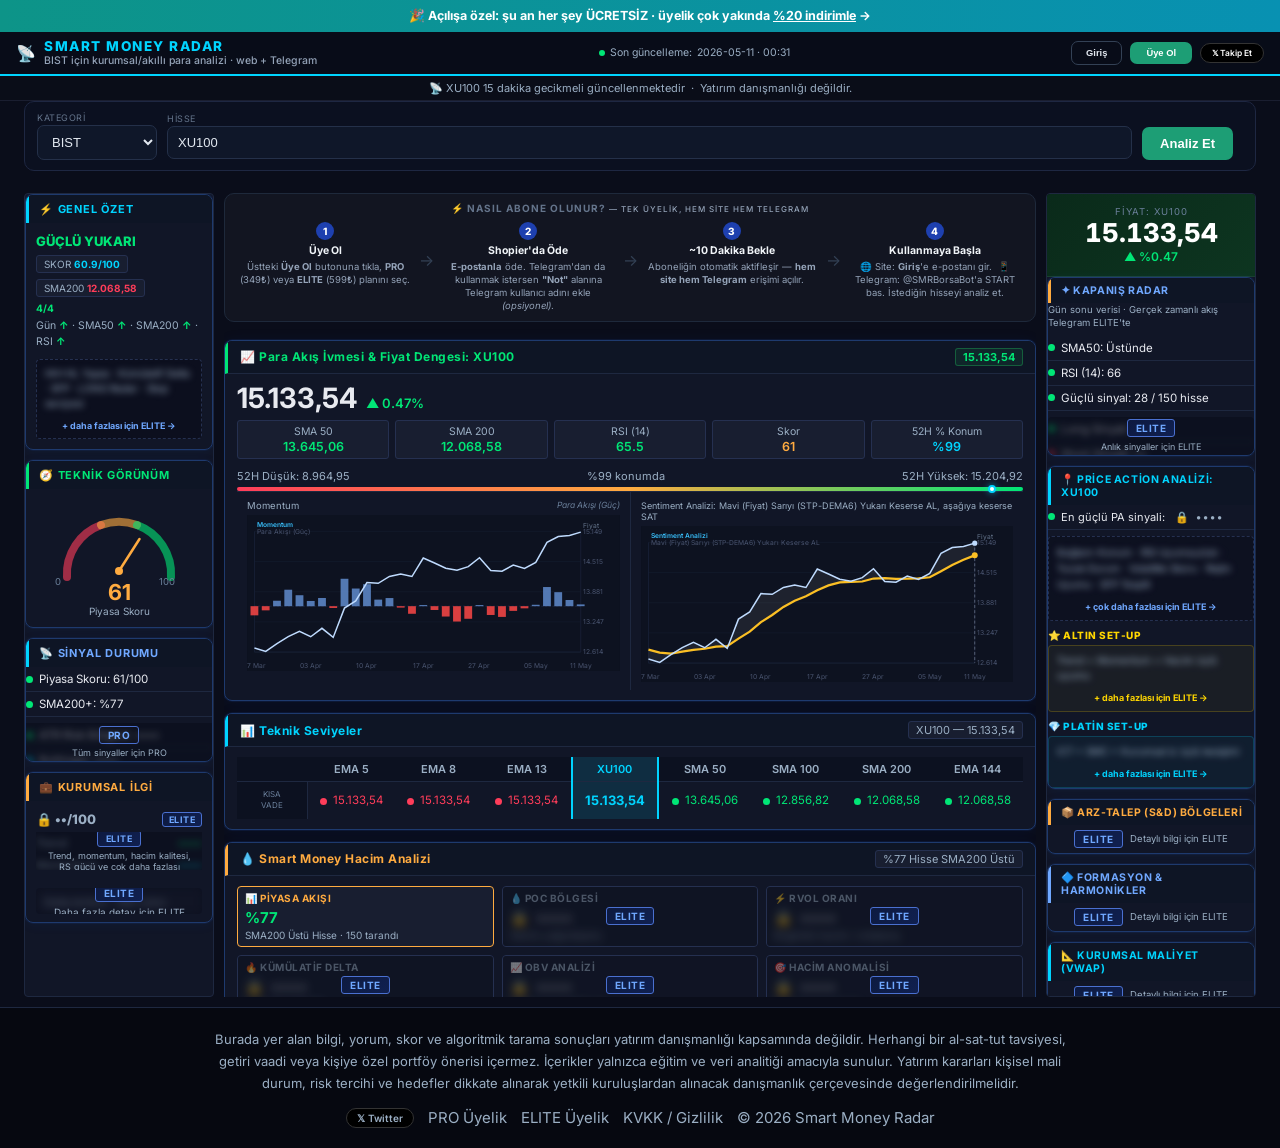
<file: public/frontend_light/index.html>
<!DOCTYPE html>
<html lang="tr">
<head>
  <meta charset="UTF-8">
  <meta name="viewport" content="width=device-width, initial-scale=1.0">
  <title>Smart Money Radar — BIST Algoritmik Analiz Terminali</title>
  <meta name="description" content="XU100, BIST hisseleri ve kripto için smart money analizi. Para akışı, ICT seviyeleri, swing sinyalleri ve kurumsal bölgeler — tek ekranda.">

  <!-- Open Graph / Facebook -->
  <meta property="og:type"        content="website">
  <meta property="og:url"         content="https://smartmoneyradar.app/">
  <meta property="og:title"       content="Smart Money Radar — BIST Algoritmik Analiz">
  <meta property="og:description" content="XU100, BIST hisseleri ve kripto için smart money analizi. Para akışı, ICT seviyeleri, swing sinyalleri ve kurumsal bölgeler — tek ekranda.">
  <meta property="og:image"       content="https://smartmoneyradar.app/assets/ornek_pro.png">
  <meta property="og:locale"      content="tr_TR">

  <!-- Twitter Card -->
  <meta name="twitter:card"        content="summary_large_image">
  <meta name="twitter:site"        content="@SMRadar_2026">
  <meta name="twitter:title"       content="Smart Money Radar — BIST Algoritmik Analiz">
  <meta name="twitter:description" content="XU100, BIST hisseleri ve kripto için smart money analizi. Para akışı, ICT seviyeleri, swing sinyalleri ve kurumsal bölgeler — tek ekranda.">
  <meta name="twitter:image"       content="https://smartmoneyradar.app/assets/ornek_pro.png">
  <!-- Google Analytics -->
  <script async src="https://www.googletagmanager.com/gtag/js?id=G-V55HT7RJ1W"></script>
  <script>
    window.dataLayer = window.dataLayer || [];
    function gtag(){dataLayer.push(arguments);}
    gtag('js', new Date());
    gtag('config', 'G-V55HT7RJ1W');
  </script>

  <link rel="stylesheet" href="style.css?v=16">
  <link rel="preconnect" href="https://fonts.googleapis.com">
  <link href="https://fonts.googleapis.com/css2?family=Inter:wght@400;500;600;700;800&display=swap" rel="stylesheet">
<script type="text/javascript">
    (function(c,l,a,r,i,t,y){
        c[a]=c[a]||function(){(c[a].q=c[a].q||[]).push(arguments)};
        t=l.createElement(r);t.async=1;t.src="https://www.clarity.ms/tag/"+i;
        y=l.getElementsByTagName(r)[0];y.parentNode.insertBefore(t,y);
    })(window, document, "clarity", "script", "wqd0ild0wj");
</script>
</head>
<body>

  <!-- ARKA PLAN DEKORASYONU: sol foto + sağ mum grafik -->
  <div id="bg-deco" aria-hidden="true">
    <div class="bg-left" id="bg-left"></div>
    <div class="bg-right" id="bg-right">
      <canvas id="candle-canvas"></canvas>
    </div>
  </div>

  <!-- DUYURU BARI -->
  <div onclick="smrOpenPlans()" style="cursor:pointer;text-align:center;padding:7px 12px;background:linear-gradient(90deg,#0d9488,#0891b2);color:#fff;font-size:12.5px;font-weight:700;line-height:1.4;">
    🎉 Açılışa özel: şu an her şey ÜCRETSİZ · üyelik çok yakında <span style="text-decoration:underline">%20 indirimle</span> →
  </div>

  <!-- HEADER -->
  <header class="header">
    <div class="header-logo">
      <div class="logo-icon">📡</div>
      <div>
        <div class="logo-text">SMART MONEY RADAR</div>
        <div class="hero-sub" style="font-size:10.5px;color:#94a3b8;font-weight:500;line-height:1.2;margin-top:1px;">BIST için kurumsal/akıllı para analizi · web + Telegram</div>
      </div>
    </div>
    <div class="header-center">
      <div class="update-badge">
        <span class="live-dot"></span>
        Son güncelleme: <span id="update-time">—</span>
      </div>
    </div>
    <div class="header-right" style="display:flex;align-items:center;gap:8px;">
      <button onclick="smrLogin()" style="background:transparent;color:#e2e8f0;border:1px solid #334155;border-radius:7px;padding:6px 14px;font-size:0.72rem;font-weight:600;cursor:pointer;">Giriş</button>
      <button onclick="smrOpenPlans()" style="background:#1d9e75;color:#fff;border:none;border-radius:7px;padding:6px 16px;font-size:0.72rem;font-weight:700;cursor:pointer;">Üye Ol</button>
      <a href="https://x.com/SMRadar_2026" target="_blank" class="btn-twitter" style="font-size:0.65rem;padding:4px 11px;">
        𝕏 Takip Et
      </a>
    </div>
  </header>

  <script>
    // Üye aracı URL'si — VPS'te üye instance (örn https://smartmoneyradar.app/tool). Lokal test: localhost:8501
    var TOOL_URL = "http://localhost:8501";
    // SERBEST TANITIM DÖNEMİ: üyelik/ödeme henüz açık değil. Açılınca → true.
    var MEMBERSHIP_LIVE = false;
    // Shopier ödeme linkleri — TODO: gerçek ürün linkleriyle değiştir
    var SHOPIER_PRO_URL   = "https://www.shopier.com/SENIN_PRO_URUN_LINKIN";
    var SHOPIER_ELITE_URL = "https://www.shopier.com/SENIN_ELITE_URUN_LINKIN";
    function smrBuy(tier){
      window.open(tier === 'ELITE' ? SHOPIER_ELITE_URL : SHOPIER_PRO_URL, '_blank');
    }
    function smrLogin(){
      if(!MEMBERSHIP_LIVE){ smrOpenPlans(); return; }   // üyelik henüz açılmadı → "çok yakında" modalı
      // Email-login: araca git, orada ödeme e-postanı gir.
      window.location.href = TOOL_URL + "/";
    }
    function smrOpenPlans(){
      var m = document.getElementById('plans-modal');
      if(m){ m.style.display='block'; document.body.style.overflow='hidden'; }
      else { alert('Üyelik planları yakında — PRO ve ELITE.'); }
    }
    // E-posta bekleme listesi — API_URL: lokalde :8090, canlıda "" (aynı origin, nginx /api/)
    var API_URL = (location.hostname === "localhost" || location.hostname === "127.0.0.1") ? "http://localhost:8090" : "";
    function smrWaitlist(){
      var inp = document.getElementById('waitlist-email');
      var msg = document.getElementById('waitlist-msg');
      var email = (inp.value || '').trim();
      if(!email || email.indexOf('@') < 1){ msg.textContent = 'Geçerli bir e-posta gir.'; msg.style.color = '#f59e0b'; return; }
      msg.textContent = 'Gönderiliyor…'; msg.style.color = '#94a3b8';
      fetch(API_URL + "/api/subscribe?email=" + encodeURIComponent(email), {credentials:'include'})
        .then(function(r){ return r.json(); })
        .then(function(j){
          if(j.ok){ msg.innerHTML = '✅ Teşekkürler! Üyelik açılınca ilk sen haber alacaksın.'; msg.style.color = '#4ade80'; inp.value=''; }
          else { msg.textContent = 'Bir sorun oldu, tekrar dene.'; msg.style.color = '#f59e0b'; }
        })
        .catch(function(){ msg.textContent = 'Bağlantı hatası, birazdan tekrar dene.'; msg.style.color = '#f59e0b'; });
    }
    function smrOpenKvkk(){ var m=document.getElementById('kvkk-modal'); if(m){ m.style.display='block'; document.body.style.overflow='hidden'; } }
    function closeKvkk(){ var m=document.getElementById('kvkk-modal'); if(m){ m.style.display='none'; document.body.style.overflow=''; } }
  </script>

  <!-- DISCLAIMER -->
  <div class="disclaimer-bar">
    📡 XU100 15 dakika gecikmeli güncellenmektedir &nbsp;·&nbsp; Yatırım danışmanlığı değildir.
  </div>

  <!-- LOADING -->
  <div id="loading" class="loading-screen">
    <div class="loading-spinner"></div>
    <div class="loading-text">Piyasa verisi yükleniyor...</div>
  </div>

  <!-- MAIN (hidden until loaded) -->
  <div id="app" style="display:none">

  <div class="page-container">

    <!-- TOP BANNER kaldırıldı — ELITE strip counter-bar pozisyonuna taşındı -->

    <!-- ── CANLI ARAÇ CTA (zengin app.py showcase /app/) ──────────────── -->
    <!-- CTA şimdilik GİZLİ (RT kampanyası — link /test ile dağıtılıyor). Geri açmak: display:none → flex -->
    <div style="display:none;align-items:center;justify-content:center;gap:10px;flex-wrap:wrap;text-align:center;padding:8px 12px;margin-bottom:10px;background:rgba(13,148,136,0.08);border:1px solid #155e63;border-radius:8px">
      <span style="font-size:12px;color:#94a3b8">Canlı smart money analiz aracı — şu an ücretsiz.</span>
      <a href="/test/" style="display:inline-block;background:#1d9e75;color:#fff;text-decoration:none;font-size:12px;font-weight:700;padding:6px 14px;border-radius:6px">🚀 Aracı Aç</a>
    </div>

    <!-- ── HİSSE SEÇİCİ BAR (light app — Oturum 22) ──────────────────── -->
    <div id="stock-selector-bar" style="position:sticky;top:0;z-index:50;display:flex;gap:10px;align-items:center;flex-wrap:wrap;
         padding:10px 12px;margin-bottom:12px;background:#0b1020;border:1px solid #1e2742;border-radius:10px;">
      <div style="display:flex;flex-direction:column;gap:2px;min-width:120px;">
        <label style="font-size:9px;letter-spacing:.5px;text-transform:uppercase;color:#64748b;">Kategori</label>
        <select id="sel-category" style="background:#0f1729;color:#e2e8f0;border:1px solid #243049;border-radius:7px;padding:8px 10px;font-size:13px;">
          <option value="BIST">BIST</option>
        </select>
      </div>
      <div style="display:flex;flex-direction:column;gap:2px;flex:1;min-width:200px;">
        <label style="font-size:9px;letter-spacing:.5px;color:#64748b;text-transform:uppercase;">Hisse</label>
        <input id="sel-stock-input" list="stock-datalist" value="XU100" placeholder="Hisse ara veya seç…" autocomplete="off"
               style="background:#0f1729;color:#e2e8f0;border:1px solid #243049;border-radius:7px;padding:8px 10px;font-size:13px;width:100%;">
        <datalist id="stock-datalist"></datalist>
      </div>
      <button id="sel-stock-go" style="background:#1d9e75;color:#fff;border:none;border-radius:7px;padding:9px 18px;font-size:13px;font-weight:600;cursor:pointer;align-self:flex-end;">
        Analiz Et
      </button>
      <div id="sel-status" style="font-size:12px;color:#94a3b8;align-self:flex-end;padding-bottom:8px;"></div>
    </div>

    <script>
    (function(){
      // İlk sürüm hisse listesi — sonraki adımda backend'den tam liste gelecek
      var STOCKS = ["XU100","ASELS","THYAO","GARAN","AKBNK","ISCTR","SAHOL","KCHOL","EREGL","TCELL","SISE",
        "TUPRS","BIMAS","FROTO","TOASO","HALKB","VAKBN","YKBNK","ENKAI","TKFEN","PGSUS",
        "PETKM","CCOLA","EKGYO","ARCLK","GUBRF","KRDMD","SASA","TTKOM","TTRAK","KOZAL",
        "ASTOR","ALFAS","ALTNY","BVSAN","EGGUB","CWENE","AEFES","ANHYT","BAGFS","MPARK",
        "OTKAR","DOAS","LOGO","AGHOL","BRISA","AKSEN","ALKIM","ARSAN","KONTR","SMRTG"];
      window.SELECTED_TICKER = window.SELECTED_TICKER || null;

      function buildList(){
        var dl = document.getElementById('stock-datalist');
        if (!dl) return;
        dl.innerHTML = STOCKS.slice().sort().map(function(t){ return '<option value="'+t+'">'; }).join('');
      }
      async function applyTicker(t){
        t = (t||'').trim().toUpperCase();
        if (!t) return;
        var status = document.getElementById('sel-status');
        if (STOCKS.indexOf(t) === -1){
          status.textContent = '"'+t+'" listede yok';
          return;
        }
        window.SELECTED_TICKER = t;
        document.querySelectorAll('.sel-ticker').forEach(function(el){ el.textContent = t; });
        status.innerHTML = '<span style="color:#94a3b8;">'+t+' yükleniyor…</span>';
        if (typeof window.loadTicker === 'function'){
          var ok = await window.loadTicker(t);
          if (ok){
            status.innerHTML = '<span style="color:#1d9e75;font-weight:600;">'+t+'</span> yüklendi';
          } else {
            status.innerHTML = '<span style="color:#f59e0b;">'+t+' verisi henüz yok</span> · backend adımı';
          }
        } else {
          status.innerHTML = '<span style="color:#1d9e75;font-weight:600;">'+t+'</span> seçildi';
        }
      }

      function init(){
        buildList();
        var btn = document.getElementById('sel-stock-go');
        var inp = document.getElementById('sel-stock-input');
        if (btn) btn.addEventListener('click', function(){ applyTicker(inp.value); });
        if (inp){
          inp.addEventListener('change', function(){ applyTicker(inp.value); });
          inp.addEventListener('keydown', function(e){ if(e.key==='Enter'){ applyTicker(inp.value); } });
        }
      }
      if (document.readyState === 'loading'){ document.addEventListener('DOMContentLoaded', init); }
      else { init(); }
    })();
    </script>

    <!-- (a) LIGHT ANALİZ GÖRÜNÜMÜ — pazarlama/landing blokları gizlendi, temiz 3-sütun araç.
         Geri almak için bu <style> bloğunu sil. -->
    <style id="light-a-layout">
      #cta-section, #user-counter-strip, #top3-sinyaller-panel,
      #one-cikanlar-panel, #hisse-arama-section, #kurumsal-panel, #teknik-yol-panel,
      #radar-panel, .twitter-strip,
      #mobile-plans, .mob-tw-strip, #tg-ad-panel,
      #erken-radar-panel, #hisse-detay-panel { display: none !important; }

      /* Masaüstü: 3 sütun BAĞIMSIZ scroll (app.py'deki gibi) */
      @media (min-width: 961px) {
        #stock-selector-bar { z-index: 60; }
        .main-layout { align-items: flex-start; }
        .sidebar-left, .main-content, .sidebar-right {
          height: calc(100vh - 96px);
          overflow-y: auto;
          overflow-x: hidden;
        }
        /* KRİTİK: bu sütunlar flex-column → sabit yükseklikte çocukları EZMESİN (h=2 bug).
           flex-shrink:0 → paneller doğal yüksekliğini korur, sığmayınca scroll olur. */
        .sidebar-left > *, .main-content > *, .sidebar-right > * { flex-shrink: 0; }
        /* ince scroll çubuğu */
        .sidebar-left::-webkit-scrollbar,
        .main-content::-webkit-scrollbar,
        .sidebar-right::-webkit-scrollbar { width: 7px; }
        .sidebar-left::-webkit-scrollbar-thumb,
        .main-content::-webkit-scrollbar-thumb,
        .sidebar-right::-webkit-scrollbar-thumb { background: #1e2742; border-radius: 4px; }
      }

      /* Mobil: üst kısım sıkışmasın/çakışmasın */
      @media (max-width: 600px) {
        .header { position: static !important; flex-wrap: wrap; gap: 6px; height: auto; padding: 8px 10px; }
        .header-center { display: none !important; }   /* "Son güncelleme" mobilde gizli */
        .hero-sub { display: none !important; }          /* logo altı açıklama mobilde gizli */
        .header-right { flex-wrap: wrap; justify-content: flex-end; }
        #stock-selector-bar { position: static !important; }
      }
    </style>

    <!-- APP LAYOUT: 3-kolon içerik + sağda TG reklam -->
    <div class="app-layout">

    <!-- 3-COLUMN LAYOUT -->
    <div class="main-layout">

      <!-- ── LEFT SIDEBAR ────────────────────────────────────────────── -->
      <aside class="sidebar-left">

        <!-- GENEL ÖZET -->
        <div class="sidebar-section">
          <div class="sidebar-section-title">⚡ Genel Özet</div>
          <div class="rejim-mini" id="sidebar-rejim">
            <!-- app.js -->
          </div>
        </div>

        <!-- TEKNİK GÖRÜNÜM (speedometer) -->
        <div class="sidebar-section">
          <div class="sidebar-section-title green">🧭 Teknik Görünüm</div>
          <div class="gauge-wrap" id="sidebar-gauge">
            <!-- app.js -->
          </div>
        </div>

        <!-- Genel Özet ek kilitli -->
        <div class="sidebar-section" id="sidebar-genel-extra"><!-- app.js --></div>

        <!-- KURUMSAL İLGİ mini -->
        <div class="sidebar-section" id="sidebar-kurumsal-section">
          <div class="sidebar-section-title orange">💼 Kurumsal İlgi</div>
          <div class="xu100-mini" id="sidebar-xu100mini">
            <!-- app.js -->
          </div>
          <div class="blur-block" onclick="openPlansModal()">
            <div class="blur-content">
              Delta birikim · OBV yönü · RVOL · Kurumsal ayak izi · RS gücü ·
              Smart Money bölgeleri · Kritik direnç · Realizasyon riski
            </div>
            <div class="blur-overlay">
              <div class="elite-badge">ELITE</div>
              <div class="elite-label">Daha fazla detay için ELITE</div>
            </div>
          </div>
        </div>

      </aside>

      <!-- ── MAIN CONTENT ────────────────────────────────────────────── -->
      <main class="main-content">

        <!-- CTA BÖLÜMÜ (üste taşındı) -->
        <div class="cta-section" id="cta-section"><!-- app.js --></div>

        <!-- NASIL ABONE OLUNUR — TEK SÜREÇ (site + Telegram) -->
        <div class="hiw-wrap">
          <div class="hiw-title">⚡ NASIL ABONE OLUNUR? <span style="font-weight:500;color:#94a3b8;font-size:0.8em;">— Tek üyelik, hem site hem Telegram</span></div>
          <div class="hiw-steps">
            <div class="hiw-step">
              <div class="hiw-num">1</div>
              <div class="hiw-step-title">Üye Ol</div>
              <div class="hiw-step-desc">Üstteki <strong>Üye Ol</strong> butonuna tıkla, <strong>PRO</strong> (349₺) veya <strong>ELITE</strong> (599₺) planını seç.</div>
            </div>
            <div class="hiw-arrow">→</div>
            <div class="hiw-step">
              <div class="hiw-num">2</div>
              <div class="hiw-step-title">Shopier'da Öde</div>
              <div class="hiw-step-desc"><strong>E-postanla</strong> öde. Telegram'dan da kullanmak istersen <strong>"Not"</strong> alanına Telegram kullanıcı adını ekle <em>(opsiyonel)</em>.</div>
            </div>
            <div class="hiw-arrow">→</div>
            <div class="hiw-step">
              <div class="hiw-num">3</div>
              <div class="hiw-step-title">~10 Dakika Bekle</div>
              <div class="hiw-step-desc">Aboneliğin otomatik aktifleşir — <strong>hem site hem Telegram</strong> erişimi açılır.</div>
            </div>
            <div class="hiw-arrow">→</div>
            <div class="hiw-step">
              <div class="hiw-num">4</div>
              <div class="hiw-step-title">Kullanmaya Başla</div>
              <div class="hiw-step-desc">🌐 Site: <strong>Giriş</strong>'e e-postanı gir. &nbsp;📱 Telegram: @SMRBorsaBot'a START bas. İstediğin hisseyi analiz et.</div>
            </div>
          </div>
        </div>

        <!-- KULLANICI SAYACI -->
        <div id="user-counter-strip"></div>

        <!-- TOP 3 SİNYALLER -->
        <div id="top3-sinyaller-panel"></div>
        <div class="mob-tw-strip"><span class="mob-tw-strip-text">Günlük BİST yorumları için</span><a href="https://x.com/SMRadar_2026" target="_blank" class="btn-twitter" style="font-size:11px;padding:5px 12px;border-radius:16px;white-space:nowrap;">𝕏 Takip Et</a></div>

        <!-- XU100 PANEL -->
        <div class="panel" id="xu100-panel">
          <div class="panel-header green">
            <div class="panel-title">📈 Para Akış İvmesi &amp; Fiyat Dengesi: XU100</div>
            <div id="xu100-header-price" class="panel-tag">—</div>
          </div>
          <div class="panel-body" id="xu100-body"><!-- app.js --></div>
        </div>

        <!-- GÜNÜN ÖNE ÇIKANLARI -->
        <div class="panel" id="one-cikanlar-panel"><!-- app.js --></div>

        <!-- HİSSE DETAY PANELİ (Öne Çıkanlar tıklama) -->
        <div class="panel" id="hisse-detay-panel" style="display:none"><!-- app.js --></div>

        <!-- ERKEN RADAR PREVIEW (Tadımlık — FREE) -->
        <div class="panel" id="erken-radar-panel" style="display:none;">
          <div class="panel-header" style="background:linear-gradient(90deg,#0d1f24 0%,#0d1829 100%);border-bottom:1px solid #7dd3fc;">
            <div class="panel-title" style="color:#7dd3fc;">🎯 ERKEN RADAR — Bu Hafta Öne Çıkanlar</div>
            <div id="erken-radar-tag" class="panel-tag" style="color:#94a3b8;">FREE örnek</div>
          </div>
          <div class="panel-body" id="erken-radar-body"><!-- app.js --></div>
        </div>

        <!-- HISSE ARAMA -->
        <div id="hisse-arama-section" style="background:#0d1117;border:1px solid #1e293b;border-radius:10px;padding:12px 16px;margin-bottom:12px;">
          <div style="display:flex;gap:8px;">
            <input id="stock-search-input" type="text" placeholder="Hisse ara... (örn: BIMAS)"
              maxlength="10" onkeydown="if(event.key==='Enter')handleStockSearch()"
              style="flex:1;background:#1e293b;border:1px solid #334155;border-radius:6px;
                     color:#e2e8f0;padding:8px 12px;font-size:13px;outline:none;" />
            <button onclick="handleStockSearch()"
              style="background:#06b6d4;color:#080c18;border:none;border-radius:6px;
                     padding:8px 14px;font-size:13px;font-weight:700;cursor:pointer;">Ara</button>
          </div>
          <div id="stock-search-result" style="margin-top:8px;font-size:12.5px;color:#94a3b8;min-height:16px;line-height:1.4;"></div>
        </div>

        <!-- TEKNİK SEVİYELER -->
        <div class="panel" id="levels-panel">
          <div class="panel-header">
            <div class="panel-title">📊 Teknik Seviyeler</div>
            <div class="panel-tag" id="levels-xu-tag">XU100 — —</div>
          </div>
          <div class="panel-body" id="levels-body"><!-- app.js --></div>
        </div>

        <!-- SMART MONEY HACİM -->
        <div class="panel" id="hacim-panel">
          <div class="panel-header orange">
            <div class="panel-title">💧 Smart Money Hacim Analizi</div>
            <div id="poc-tag" class="panel-tag">—</div>
          </div>
          <div class="panel-body" id="hacim-body"><!-- app.js --></div>
        </div>

        <!-- TEKNİK YOL HARİTASI (composite) -->
        <div class="panel" id="composite-panel">
          <div class="panel-header">
            <div class="panel-title">🗺️ Teknik Yol Haritası</div>
            <div class="panel-tag" id="composite-tag">—</div>
          </div>
          <div class="panel-body" id="composite-body"><!-- app.js --></div>
        </div>

        <!-- ICT SMART MONEY ANALİZİ -->
        <div class="panel" id="ict-panel">
          <div class="panel-header purple">
            <div class="panel-title">🎯 ICT Smart Money Analizi: XU100</div>
            <div class="panel-tag" id="ict-tag">—</div>
          </div>
          <div class="panel-body" id="ict-body"><!-- app.js --></div>
        </div>

        <div class="mob-tw-strip"><span class="mob-tw-strip-text">Günlük BİST yorumları için</span><a href="https://x.com/SMRadar_2026" target="_blank" class="btn-twitter" style="font-size:11px;padding:5px 12px;border-radius:16px;white-space:nowrap;">𝕏 Takip Et</a></div>

        <!-- KURUMSAL İLGİ PANELİ -->
        <div class="panel" id="kurumsal-panel"><!-- app.js --></div>

        <!-- TEKNİK YOL HARİTASI GENİŞLETİLMİŞ -->
        <div class="panel" id="teknik-yol-panel"><!-- app.js --></div>

        <!-- GELİŞMİŞ RADARLAR VE SİNYALLER -->
        <div class="panel" id="radar-panel"><!-- app.js --></div>

        <!-- MOBİL INLINE CTA (sadece mobilde görünür) -->
        <div class="mob-inline-cta">
          <a href="#" onclick="smrOpenPlans();return false;" class="mob-inline-cta-btn">📊 PRO veya ELITE'e Abone Ol</a>
        </div>

        <!-- SSS / FAQ -->
        <div class="faq-wrap">
          <div class="faq-title">❓ Sıkça Sorulan Sorular</div>
          <div style="font-size:12.5px;color:#94a3b8;line-height:1.6;margin-bottom:14px;">
            <strong style="color:#22d3ee;">Tek üyelik (PRO veya ELITE) hem siteyi hem Telegram'ı açar.</strong>
            🌐 <strong>Site:</strong> web aracında 3 sütunlu detaylı analiz — istediğin hisseyi seç, incele.
            📱 <strong>Telegram:</strong> bot'a hisse kodu yaz, analizi DM al. İkisi de aynı üyeliğe dahildir.
          </div>

          <details class="faq-item">
            <summary class="faq-q">Üyelik bana ne veriyor?</summary>
            <div class="faq-a">Tek ödeme ile <strong>iki erişim birden</strong> açılır: <strong>🌐 Site</strong> — web analiz aracına giriş; istediğin hisseyi seçer, fiyat/sinyal/grafik/seviye ve pakete göre derin panelleri ekranda görürsün. <strong>📱 Telegram</strong> — bot'a <code class="hiw-code">#THYAO</code> gibi kod yazınca grafik + analiz DM'ine gelir. İkisi de aynı üyelikte.</div>
          </details>
          <details class="faq-item">
            <summary class="faq-q">Nasıl abone olurum?</summary>
            <div class="faq-a"><strong>1.</strong> Üstteki <strong>Üye Ol</strong>'a tıkla, <strong>PRO</strong> (349₺/ay) veya <strong>ELITE</strong> (599₺/ay) seç.<br><strong>2.</strong> Shopier'da <strong>e-postanla</strong> öde. Telegram'dan da kullanmak istiyorsan ödeme <strong>"Not"</strong> alanına Telegram kullanıcı adını ekle <em>(örn. @ahmet — opsiyonel)</em>.<br><strong>3.</strong> ~10 dakika içinde aboneliğin otomatik aktifleşir.<br><strong>4.</strong> Site için <strong>Giriş</strong>'e ödeme e-postanı gir; Telegram için @SMRBorsaBot'a START bas.</div>
          </details>
          <details class="faq-item">
            <summary class="faq-q">PRO ile ELITE arasındaki fark ne?</summary>
            <div class="faq-a"><strong>PRO</strong> — günde <strong>3 hisse</strong> (hem sitede hem Telegram'da). Sitede: fiyat kartı, sinyal özeti, genel sağlık, para akışı grafiği, teknik seviyeler. Telegram'da: grafik + teknik analiz özeti + her akşam 19:00 BIST bülteni.<br><br><strong>ELITE</strong> — günde <strong>8 hisse</strong>. PRO'daki her şey + sitede derin paneller (Smart Money Hacim, ICT analizi, Teknik Yol Haritası, Price Action, Kurumsal İlgi, yazılı sonuç yorumu); Telegram'da Uzman AI Raporu + haftalık tarama.</div>
          </details>
          <details class="faq-item">
            <summary class="faq-q">Siteye nasıl giriş yaparım?</summary>
            <div class="faq-a">Üstteki <strong>Giriş</strong> butonuna tıkla, <strong>ödeme yaptığın e-postayı</strong> gir. Şifre yok — e-postan yeterli. Her cihazdan aynı e-postayla girebilirsin.</div>
          </details>
          <details class="faq-item">
            <summary class="faq-q">Telegram'ı nasıl kullanırım?</summary>
            <div class="faq-a">Ödeme "Not" alanına Telegram kullanıcı adını yazdıysan: @SMRBorsaBot'u aç, <strong>START</strong>'a bas. Bot ~5–15 dk içinde davet linkini DM atar. Sonra <code class="hiw-code">#THYAO</code>, <code class="hiw-code">#GARAN</code>, <code class="hiw-code">#BTC</code> gibi bir kod yaz — analiz sana özel DM gelir.</div>
          </details>
          <details class="faq-item">
            <summary class="faq-q">Telegram zorunlu mu? Sadece siteyi kullanabilir miyim?</summary>
            <div class="faq-a">Telegram <strong>opsiyonel</strong>. Sadece siteyi istiyorsan e-postanla ödemen yeterli — Telegram kullanıcı adı eklemene gerek yok. İstersen sonradan da ekleyebilirsin (@SmartMoneyRadar26'ya yaz).</div>
          </details>
          <details class="faq-item">
            <summary class="faq-q">Ödedim ama erişemiyorum, ne yapmalıyım?</summary>
            <div class="faq-a">🕐 Sistem ödemeleri birkaç dakikada bir kontrol eder; aboneliğin genellikle <strong>~10 dakika</strong> içinde aktifleşir. Biraz bekleyip siteye tekrar <strong>Giriş</strong> yap (veya Telegram'da START'a tekrar bas). 15 dakikadan uzun sürerse @SmartMoneyRadar26'ya Shopier sipariş numaranla yaz, elle aktifleştirilir.</div>
          </details>
          <details class="faq-item">
            <summary class="faq-q">Günlük hak ne zaman sıfırlanır?</summary>
            <div class="faq-a">Her gece otomatik sıfırlanır. PRO: günde 3, ELITE: günde 8. Sitede aynı hisseyi tekrar açmak hak yemez ve endeks (XU100) ücretsizdir. Site ve Telegram hakları ayrı sayılır.</div>
          </details>
          <details class="faq-item">
            <summary class="faq-q">Hangi varlıkları analiz edebilirim?</summary>
            <div class="faq-a">📱 Telegram: 631 BIST hissesi (5 endeks dahil), 84 kripto (BTC, ETH, SOL, PEPE…) ve 6 emtia (Altın, Gümüş, Bakır, Petrol, Brent, Doğalgaz). 🌐 Site: BIST hisseleri ve endeks. Kripto/emtia için Telegram'ı kullan.</div>
          </details>
          <details class="faq-item">
            <summary class="faq-q">Aboneliğimi nasıl yeniler / iptal ederim?</summary>
            <div class="faq-a">Şu an yenileme <strong>aylık elle</strong>: her ay Shopier'dan tekrar ödersen süren uzar (aynı e-posta/kullanıcı adıyla). Ödemezsen abonelik dönem sonunda kendiliğinden biter — ekstra iptal işlemi gerekmez. Erken iptal/iade için @SmartMoneyRadar26.</div>
          </details>
          <details class="faq-item">
            <summary class="faq-q">Ödeme güvenli mi?</summary>
            <div class="faq-a">Ödeme <strong>Shopier</strong> üzerinden işlenir — Türkiye'nin yaygın e-ticaret ödeme altyapısı. Kart bilgilerin bize veya bota iletilmez, doğrudan Shopier'ın güvenli sisteminde işlenir.</div>
          </details>
          <details class="faq-item">
            <summary class="faq-q">Analizler yatırım tavsiyesi mi?</summary>
            <div class="faq-a">Hayır. Tüm içerik algoritmik teknik analiz çıktısıdır ve yalnızca eğitim/bilgi amaçlıdır. Yatırım kararlarının sorumluluğu tamamen kullanıcıya aittir.</div>
          </details>
        </div>

        <!-- SSS DESTEK SATIRI -->
        <div class="faq-support">
          Başka soruların mı var? &nbsp;→&nbsp;
          <a href="https://t.me/SmartMoneyRadar26" target="_blank">@SmartMoneyRadar26</a>'ya yaz.
        </div>

        <!-- TWITTER + CTA -->
        <div class="twitter-strip">
          <div class="twitter-strip-text">
            <strong>Daha fazla analiz ve piyasa yorumu için</strong> Twitter'ı takip et.
            Her sabah BİST görünümü, akşam kapanış özeti.
          </div>
          <a href="https://x.com/SMRadar_2026" target="_blank" class="btn-twitter">𝕏 Twitter'da Takip Et</a>
        </div>

        <!-- MOBİL PLAN KARTLARI (sadece mobilde görünür, TG panel gizli olduğunda) -->
        <div id="mobile-plans"><!-- app.js --></div>

        <div style="text-align:center;">
          <a href="https://x.com/SMRadar_2026" target="_blank" class="btn-twitter">
            𝕏 Günlük Yorumlar İçin Twitter'ı Takip Et
          </a>
        </div>

      </main>

      <!-- ── RIGHT SIDEBAR ───────────────────────────────────────────── -->
      <aside class="sidebar-right">

        <!-- BIG PRICE CARD -->
        <div class="price-card-big" id="price-card-big"><!-- app.js --></div>

        <!-- SIGNALS / CANLI SİNYALLER -->
        <div class="rsection" id="canli-sinyaller-panel"><!-- app.js --></div>

        <!-- PRICE ACTION -->
        <div class="rsection" id="price-action-section"><!-- app.js --></div>

        <!-- ARZ-TALEP -->
        <div class="rsection">
          <div class="rsection-title">📦 Arz-Talep (S&amp;D) Bölgeleri</div>
          <div class="rsection-locked" onclick="openPlansModal()">
            <div class="elite-badge">ELITE</div>
            <span style="font-size:9.5px">Detaylı bilgi için ELITE</span>
          </div>
        </div>

        <!-- FORMASYONLAR -->
        <div class="rsection">
          <div class="rsection-title purple">🔷 Formasyon &amp; Harmonikler</div>
          <div class="rsection-locked" onclick="openPlansModal()">
            <div class="elite-badge">ELITE</div>
            <span style="font-size:9.5px">Detaylı bilgi için ELITE</span>
          </div>
        </div>

        <!-- VWAP -->
        <div class="rsection">
          <div class="rsection-title cyan">📐 Kurumsal Maliyet (VWAP)</div>
          <div class="rsection-locked" onclick="openPlansModal()">
            <div class="elite-badge">ELITE</div>
            <span style="font-size:9.5px">Detaylı bilgi için ELITE</span>
          </div>
        </div>

        <!-- HACİM & VSA -->
        <div class="rsection">
          <div class="rsection-title green">📊 Hacim &amp; VSA</div>
          <div class="rsection-body">
            <div class="hacim-normal-badge" id="vsa-badge">
              <span id="vsa-icon">📊</span>
              <span id="vsa-text">—</span>
            </div>
          </div>
        </div>

      </aside>
    </div><!-- /main-layout -->

    <!-- TELEGRAM REKLAM PANELİ (sağ, sticky) -->
    <aside class="tg-ad-panel" id="tg-ad-panel"><!-- app.js --></aside>

    </div><!-- /app-layout -->

  </div><!-- /page-container -->

  </div><!-- /app -->

  <!-- MOBİL STICKY BAR -->
  <div id="mobile-cta-bar">
    <a href="#" onclick="smrOpenPlans();return false;">📊 PRO / ELITE'e Abone Ol →</a>
  </div>

  <!-- FOOTER -->
  <footer>
    <p class="footer-spk">
      Burada yer alan bilgi, yorum, skor ve algoritmik tarama sonuçları yatırım danışmanlığı
      kapsamında değildir. Herhangi bir al-sat-tut tavsiyesi, getiri vaadi veya kişiye özel
      portföy önerisi içermez. İçerikler yalnızca eğitim ve veri analitiği amacıyla sunulur.
      Yatırım kararları kişisel mali durum, risk tercihi ve hedefler dikkate alınarak yetkili
      kuruluşlardan alınacak danışmanlık çerçevesinde değerlendirilmelidir.
    </p>
    <div class="footer-links">
      <a href="https://x.com/SMRadar_2026" target="_blank" class="footer-link btn-twitter" style="padding:3px 10px;font-size:10px;">𝕏 Twitter</a>
      <a href="#planlar" onclick="smrOpenPlans();return false;" class="footer-link">PRO Üyelik</a>
      <a href="#planlar" onclick="smrOpenPlans();return false;" class="footer-link">ELITE Üyelik</a>
      <a href="#" onclick="smrOpenKvkk();return false;" class="footer-link">KVKK / Gizlilik</a>
      <span class="footer-link">© 2026 Smart Money Radar</span>
    </div>
  </footer>

  <script src="app.js?v=48"></script>

<!-- PLANS MODAL -->
<div id="plans-modal" onclick="if(event.target===this)closePlansModal()" style="display:none;position:fixed;inset:0;background:rgba(0,0,0,0.8);z-index:9999;overflow-y:auto;padding:20px">
  <div style="max-width:540px;margin:40px auto;background:#0d1829;border:1px solid #1e3a5f;border-radius:14px;overflow:hidden">
    <div style="position:sticky;top:0;z-index:2;background:#0d1829;border-bottom:1px solid #1e293b;padding:10px 14px;display:flex;justify-content:flex-end">
      <button onclick="closePlansModal()" style="background:rgba(100,116,139,0.15);border:1px solid #334155;border-radius:8px;color:#f1f5f9;font-size:14px;font-weight:700;cursor:pointer;padding:6px 14px;display:flex;align-items:center;gap:6px"><span style="font-size:16px;line-height:1">✕</span> Kapat</button>
    </div>
    <div style="padding:24px">
    <div style="text-align:center;margin-bottom:20px">
      <div style="font-size:10px;font-weight:700;color:#22d3ee;letter-spacing:1.5px;text-transform:uppercase;margin-bottom:6px">TEK ÜYELİK</div>
      <div style="font-size:17px;font-weight:800;color:#f1f5f9">Bir öde, her yerden eriş.</div>
      <div style="margin-top:8px;font-size:12px;color:#94a3b8;line-height:1.6">
        Üyeliğin <strong style="color:#e2e8f0">🌐 web aracını</strong> (detaylı 3 sütunlu analiz) ve
        <strong style="color:#e2e8f0">📱 Telegram'ı</strong> (hisse kodu yaz, DM al) birlikte açar.
      </div>
    </div>
    <div style="background:rgba(0,200,83,0.1);border:1px solid rgba(0,200,83,0.35);border-radius:8px;padding:10px 12px;margin-bottom:14px;text-align:center;font-size:12.5px;color:#4ade80;font-weight:700">
      🎉 Şu an her şey ÜCRETSİZ — üyelik çok yakında. <strong>Açılışa özel kısa süre %20 indirim!</strong>
    </div>
    <div style="background:#0a1628;border:1px solid #22d3ee;border-radius:10px;padding:14px 16px;margin-bottom:14px">
      <div style="font-size:13px;font-weight:800;color:#22d3ee;margin-bottom:6px">🔔 Üyelik açılınca ilk sen haber al</div>
      <div style="display:flex;gap:6px">
        <input id="waitlist-email" type="email" placeholder="e-posta adresin" autocomplete="email"
               style="flex:1;background:#1e293b;border:1px solid #334155;border-radius:6px;color:#e2e8f0;padding:8px 10px;font-size:12px;outline:none;width:0">
        <button onclick="smrWaitlist()" style="background:#22d3ee;color:#062a30;border:none;border-radius:6px;padding:8px 14px;font-size:12px;font-weight:800;cursor:pointer;white-space:nowrap">Haber Ver</button>
      </div>
      <div id="waitlist-msg" style="margin-top:6px;font-size:11px;color:#94a3b8;min-height:14px"></div>
      <div style="margin-top:4px;font-size:9.5px;color:#64748b;line-height:1.5">E-postanı bırakarak <a href="#" onclick="smrOpenKvkk();return false;" style="color:#64748b;text-decoration:underline">KVKK Aydınlatma Metni</a> kapsamında bilgilendirme almayı kabul edersin.</div>
    </div>
    <div style="display:flex;flex-direction:column;gap:12px">
      <!-- ELITE -->
      <div style="background:#0a1628;border:1px solid #7c3aed;border-radius:10px;padding:14px 16px">
        <div style="font-size:9px;font-weight:700;color:#8b5cf6;letter-spacing:1px;text-transform:uppercase">ELİTE</div>
        <div style="font-size:18px;font-weight:900;color:#8b5cf6;margin:2px 0 8px"><span style="font-size:12px;color:#64748b;text-decoration:line-through;font-weight:600">₺749</span> ₺599 <span style="font-size:12px;color:#64748b;font-weight:400">/ay</span> <span style="display:inline-block;margin-left:2px;background:rgba(0,200,83,0.15);color:#4ade80;font-size:9px;font-weight:800;padding:2px 6px;border-radius:4px;vertical-align:middle">AÇILIŞA ÖZEL %20</span></div>
        <div style="font-size:11px;color:#94a3b8;line-height:1.7">• Günde 8 · Aylık 240 rapor (~2.50₺ / rapor)<br>• Momentum-Para Akışı &amp; Sentiment Grafikleri<br>• <strong style="color:#f1f5f9">Tam sayfa Derinlemesine AI uzman analizi</strong><br>• <strong style="color:#f1f5f9">Kapsamlı SMR yapı-anatomi-kurumsal ayak izi değerlendirmesi</strong><br>• Her işlem günü 19:00 bülteni (XU100)<br>• Hafta sonu özel tarama özetleri<br>• 631 BIST · 84 kripto · 6 emtia</div>
        <button onclick="openExampleModal('elite')" style="display:block;width:100%;margin-top:8px;background:#7c3aed;border:none;border-radius:6px;padding:8px;color:#fff;font-size:11px;font-weight:800;cursor:pointer;letter-spacing:0.3px">📸 ÖRNEK ÇIKTI İÇİN TIKLAYIN</button>
        <div style="display:flex;flex-direction:column;gap:3px;margin:8px 0">
          <div style="background:rgba(255,215,0,0.08);border:1px solid rgba(255,215,0,0.2);border-radius:4px;padding:3px 8px;font-size:9.5px;color:#ffd700;font-weight:700">⭐ CONFLUENCE TARAMA</div>
          <div style="background:rgba(139,92,246,0.1);border:1px solid rgba(139,92,246,0.25);border-radius:4px;padding:3px 8px;font-size:9.5px;color:#8b5cf6;font-weight:700">✦ ELİTE SET-UP'LAR</div>
          <div style="background:rgba(255,100,50,0.08);border:1px solid rgba(255,100,50,0.2);border-radius:4px;padding:3px 8px;font-size:9.5px;color:#ff8c5a;font-weight:700">🎯 ICT SNIPER TARAMA</div>
        </div>
        <div style="display:block;width:100%;margin-top:6px;text-align:center;background:rgba(124,58,237,0.15);border:1px solid #7c3aed;border-radius:7px;padding:9px;color:#a78bfa;font-size:12px;font-weight:800;letter-spacing:0.3px">🕐 Üyelik Çok Yakında</div>
      </div>
      <!-- PRO -->
      <div style="background:#0a1628;border:1px solid #2563eb;border-radius:10px;padding:14px 16px">
        <div style="font-size:9px;font-weight:700;color:#3b82f6;letter-spacing:1px;text-transform:uppercase">PRO</div>
        <div style="font-size:18px;font-weight:900;color:#3b82f6;margin:2px 0 8px"><span style="font-size:12px;color:#64748b;text-decoration:line-through;font-weight:600">₺439</span> ₺349 <span style="font-size:12px;color:#64748b;font-weight:400">/ay</span> <span style="display:inline-block;margin-left:2px;background:rgba(0,200,83,0.15);color:#4ade80;font-size:9px;font-weight:800;padding:2px 6px;border-radius:4px;vertical-align:middle">AÇILIŞA ÖZEL %20</span></div>
        <div style="font-size:11px;color:#94a3b8;line-height:1.7">• Günde 3 · Aylık 90 rapor (~3.88₺ / rapor)<br>• Momentum-Para Akışı &amp; Sentiment Grafikleri<br>• <strong style="color:#e2e8f0">Algoritmik Teknik Analiz Özeti</strong><br>• <strong style="color:#f1f5f9">Tam sayfa 7 maddelik Detaylı Teknik Analiz (PA + ICT) Kart</strong><br>• Her işlem günü 19:00 bülteni (XU100)<br>• 631 BIST · 84 kripto · 6 emtia</div>
        <button onclick="openExampleModal('pro')" style="display:block;width:100%;margin-top:8px;background:#2563eb;border:none;border-radius:6px;padding:8px;color:#fff;font-size:11px;font-weight:800;cursor:pointer;letter-spacing:0.3px">📸 ÖRNEK ÇIKTI İÇİN TIKLAYIN</button>
        <div style="display:block;width:100%;margin-top:6px;text-align:center;background:rgba(37,99,235,0.15);border:1px solid #2563eb;border-radius:7px;padding:9px;color:#60a5fa;font-size:12px;font-weight:800;letter-spacing:0.3px">🕐 Üyelik Çok Yakında</div>
      </div>
      <!-- FREE -->
      <div style="background:#0a1628;border:1px solid #1e3a5f;border-radius:10px;padding:14px 16px">
        <div style="font-size:9px;font-weight:700;color:#64748b;letter-spacing:1px;text-transform:uppercase">ÜCRETSİZ</div>
        <div style="font-size:18px;font-weight:900;color:#f1f5f9;margin:2px 0 8px">FREE <span style="font-size:12px;color:#64748b;font-weight:400">₺0 /ay</span></div>
        <div style="font-size:11px;color:#94a3b8;line-height:1.7">• Günde 1 hisse kartı (aylık 30)<br>• Momentum-Para Akışı &amp; Sentiment Grafikleri<br>• <strong style="color:#e2e8f0">Algoritmik Teknik Analiz Özeti</strong></div>
        <button onclick="openExampleModal('free')" style="display:block;width:100%;margin-top:8px;background:#00c853;border:none;border-radius:6px;padding:8px;color:#000;font-size:11px;font-weight:800;cursor:pointer;letter-spacing:0.3px">📸 ÖRNEK ÇIKTI İÇİN TIKLAYIN</button>
        <button onclick="closePlansModal()" style="display:block;width:100%;margin-top:6px;text-align:center;background:#00c853;border:none;border-radius:7px;padding:9px;color:#000;font-size:12px;font-weight:800;cursor:pointer;letter-spacing:0.3px">Hemen Ücretsiz Dene</button>
      </div>
    </div>
    </div><!-- /padding:24px -->
  </div>
</div>
<!-- KVKK AYDINLATMA MODALI -->
<div id="kvkk-modal" onclick="if(event.target===this)closeKvkk()" style="display:none;position:fixed;inset:0;background:rgba(0,0,0,0.85);z-index:10001;overflow-y:auto;padding:20px">
  <div style="max-width:580px;margin:30px auto;background:#0d1829;border:1px solid #1e3a5f;border-radius:14px;padding:22px 24px">
    <div style="display:flex;justify-content:space-between;align-items:center;margin-bottom:14px">
      <div style="font-size:15px;font-weight:800;color:#f1f5f9">KVKK Aydınlatma Metni & Gizlilik</div>
      <button onclick="closeKvkk()" style="background:rgba(100,116,139,0.15);border:1px solid #334155;border-radius:8px;color:#f1f5f9;font-size:13px;font-weight:700;cursor:pointer;padding:5px 12px">✕ Kapat</button>
    </div>
    <div style="font-size:12px;color:#cbd5e1;line-height:1.75">
      <p>6698 sayılı Kişisel Verilerin Korunması Kanunu (KVKK) kapsamında, Smart Money Radar olarak kişisel verilerinizin işlenmesine ilişkin aydınlatma yükümlülüğümüzü aşağıdaki şekilde yerine getiririz.</p>
      <p><strong style="color:#e2e8f0">Toplanan veriler:</strong> e-posta adresi (bekleme listesi / üyelik için), IP adresi ve tarayıcı bilgisi (güvenlik, kötüye kullanım önleme ve istatistik için), site kullanım verileri (ziyaret sayısı vb.).</p>
      <p><strong style="color:#e2e8f0">İşleme amaçları:</strong> üyelik açıldığında bilgilendirme yapmak, hizmeti sunmak ve iyileştirmek, yasal yükümlülükleri yerine getirmek, güvenliği sağlamak.</p>
      <p><strong style="color:#e2e8f0">Hukuki sebep:</strong> açık rızanız (e-posta bırakma) ve meşru menfaat (güvenlik/istatistik).</p>
      <p><strong style="color:#e2e8f0">Saklama:</strong> veriler yalnızca amaç için gerekli süre boyunca saklanır; talep üzerine silinir.</p>
      <p><strong style="color:#e2e8f0">Aktarım:</strong> veriler üçüncü kişilerle pazarlama amacıyla paylaşılmaz. Yalnızca hizmetin çalışması için kullanılan altyapı sağlayıcıları (ödeme: Shopier; analitik: Google/Microsoft) işleyebilir.</p>
      <p><strong style="color:#e2e8f0">Haklarınız (KVKK md. 11):</strong> verilerinize erişme, düzeltme, silme, işlemeye itiraz etme haklarına sahipsiniz. Talepleriniz için <a href="https://t.me/SmartMoneyRadar26" target="_blank" style="color:#22d3ee">@SmartMoneyRadar26</a> üzerinden bize ulaşabilirsiniz.</p>
      <p style="color:#64748b;font-size:11px">Not: Bu metin standart bir bilgilendirmedir; nihai hukuki uygunluk için bir uzmana danışılması önerilir. İçerikler yatırım tavsiyesi değildir.</p>
    </div>
  </div>
</div>

<!-- ÖRNEK ÇIKTI MODAL -->
<div id="example-modal" onclick="if(event.target===this)closeExampleModal()" style="display:none;position:fixed;inset:0;background:rgba(0,0,0,0.85);z-index:10000;overflow-y:auto;padding:20px">
  <div style="max-width:480px;margin:30px auto;background:#0d1117;border-radius:14px;overflow:hidden;position:relative">
    <!-- Header -->
    <div id="ex-header" style="padding:12px 16px;display:flex;align-items:center;gap:10px;border-bottom:1px solid #1e293b;position:sticky;top:0;background:#0d1117;z-index:2">
      <button onclick="closeExampleModal()" style="background:rgba(100,116,139,0.15);border:1px solid #334155;border-radius:8px;color:#f1f5f9;font-size:13px;font-weight:700;cursor:pointer;padding:5px 12px;white-space:nowrap">✕ Kapat</button>
      <div>
        <div id="ex-tier-label" style="font-size:10px;font-weight:700;letter-spacing:1px;text-transform:uppercase"></div>
        <div style="font-size:12px;color:#64748b">Gerçek bot çıktısı örneği — XU100 analizi</div>
      </div>
      <div id="ex-tier-badge" style="margin-left:auto;font-size:10px;font-weight:800;padding:3px 8px;border-radius:4px"></div>
    </div>
    <!-- İçerik -->
    <div id="ex-content" style="padding:0"></div>
    <!-- Alt CTA -->
    <div id="ex-cta" style="padding:14px 16px;border-top:1px solid #1e293b;text-align:center"></div>
  </div>
</div>

<!-- ÖRNEK İÇERİK ŞABLONLARI — içerik doğrudan HTML, JS string yok -->

<!-- FREE şablon -->
<div id="ex-tpl-free" style="display:none">
  <div style="background:#1a1a2e;height:90px;overflow:hidden;border-bottom:1px solid #1e293b">
    <svg width="100%" height="90" viewBox="0 0 440 90" preserveAspectRatio="none" style="opacity:0.6">
      <polyline points="0,70 40,65 80,72 100,55 130,60 160,40 190,50 210,30 240,45 260,35 290,55 320,42 350,38 380,50 420,30 440,45" fill="none" stroke="#22c55e" stroke-width="1.5"/>
      <rect x="30" y="60" width="8" height="10" fill="#ef4444" opacity="0.7"/><rect x="70" y="52" width="8" height="15" fill="#22c55e" opacity="0.7"/>
      <rect x="150" y="35" width="8" height="18" fill="#ef4444" opacity="0.7"/><rect x="210" y="25" width="8" height="14" fill="#22c55e" opacity="0.7"/>
      <rect x="330" y="32" width="8" height="10" fill="#ef4444" opacity="0.7"/><rect x="390" y="26" width="8" height="16" fill="#ef4444" opacity="0.7"/>
      <text x="8" y="82" fill="#334155" font-size="8" font-family="monospace">Para Akisi Grafigi — ornek</text>
    </svg>
  </div>
  <div style="background:#17212b;padding:14px 16px;font-family:monospace;font-size:12px">
    <div style="font-size:13px;font-weight:700;color:#f1f5f9;margin-bottom:10px">📊 <b>#XU100</b> — 14.203 <span style="color:#ef4444">▼%1,11</span></div>
    <div style="color:#cbd5e1;line-height:2.1">
      📍 <b>Büyük Ana Trend:</b> 🟢 YUKARI<br>
      <span style="color:#64748b;font-size:11px;padding-left:16px">└ SMA50 üstünde · 1g</span><br>
      🌟 <b>Kısa Vade Görünüm:</b> 🔴 AŞAĞI ↓<br>
      <span style="color:#64748b;font-size:11px;padding-left:16px">└ Kısa vade (bugün–bu hafta) · 0/4 sinyal yukarı yönde</span>
    </div>
    <div style="border-top:1px solid #1e293b;margin:10px 0"></div>
    <div style="color:#cbd5e1;line-height:2.1">
      🛡 <b>Destek 1:</b> <code style="background:#1e293b;padding:1px 5px;border-radius:3px;font-size:11px">14.008</code> — <i style="color:#64748b">ATR Destek</i><br>
      🛡 <b>Destek 2:</b> <code style="background:#1e293b;padding:1px 5px;border-radius:3px;font-size:11px">13.715</code> — <i style="color:#64748b">ATR Destek 4</i><br>
      🎯 <b>Direnç 1:</b> <code style="background:#1e293b;padding:1px 5px;border-radius:3px;font-size:11px">14.399</code> — <i style="color:#64748b">ATR Direnç</i><br>
      🎯 <b>Direnç 2:</b> <code style="background:#1e293b;padding:1px 5px;border-radius:3px;font-size:11px">14.692</code> — <i style="color:#64748b">ATR Direnç 4</i>
    </div>
    <div style="border-top:1px solid #1e293b;margin:10px 0"></div>
    <div style="color:#cbd5e1;line-height:2.1">
      ❌ <b>OBV Birikim</b> — Net birikim yok<br>
      ❌ <b>BB Sıkışma</b> — Aktif sıkışma yok<br>
      ❌ <b>Tetikleyici</b> — Tetik atılmadı | RSI 41<br>
      ✦ <b>Aktif Kriter:</b> <code style="background:#1e293b;padding:1px 5px;border-radius:3px;font-size:11px">1/4</code>
    </div>
    <div style="border-top:1px solid #1e293b;margin:10px 0"></div>
    <div style="color:#cbd5e1">📈 <b>RSI:</b> 41.4</div>
    <div style="border-top:1px solid #1e293b;margin:10px 0"></div>
    <div style="color:#94a3b8;line-height:1.7;font-size:11.5px">💬 Makro yön yukarı (Boğa %61) ama kısa vadede sıkışma var. RSI 41 nötr; MACD negatif eğilimde, OBV yukarı. 14.399 kırılımı hacimle desteklenirse momentum geri gelebilir. 14.008 altına sarkmadıkça trend bozulmuş sayılmaz.</div>
    <div style="border-top:1px solid #1e293b;margin:10px 0"></div>
    <div style="font-size:10px;color:#475569;line-height:1.7">⚠️ <i>Eğitim amaçlıdır, yatırım tavsiyesi değildir.</i><br>
    <span style="color:#3b82f6">— PRO üyeler bu hisse için Detaylı Teknik Kartı da okudu. Sen de ister misin?</span></div>
  </div>
</div>

<!-- PRO şablon -->
<div id="ex-tpl-pro" style="display:none">
  <div style="background:#1a1a2e;height:90px;overflow:hidden;border-bottom:1px solid #1e293b">
    <svg width="100%" height="90" viewBox="0 0 440 90" preserveAspectRatio="none" style="opacity:0.6">
      <polyline points="0,70 40,65 80,72 100,55 130,60 160,40 190,50 210,30 240,45 260,35 290,55 320,42 350,38 380,50 420,30 440,45" fill="none" stroke="#22c55e" stroke-width="1.5"/>
      <rect x="30" y="60" width="8" height="10" fill="#ef4444" opacity="0.7"/><rect x="70" y="52" width="8" height="15" fill="#22c55e" opacity="0.7"/>
      <rect x="150" y="35" width="8" height="18" fill="#ef4444" opacity="0.7"/><rect x="210" y="25" width="8" height="14" fill="#22c55e" opacity="0.7"/>
      <rect x="330" y="32" width="8" height="10" fill="#ef4444" opacity="0.7"/><rect x="390" y="26" width="8" height="16" fill="#ef4444" opacity="0.7"/>
      <text x="8" y="82" fill="#334155" font-size="8" font-family="monospace">Para Akisi Grafigi — ornek</text>
    </svg>
  </div>
  <div style="background:#17212b;padding:14px 16px;font-family:monospace;font-size:12px">
    <div style="font-size:10px;font-weight:700;color:#64748b;border-bottom:1px solid #1e293b;padding-bottom:6px;margin-bottom:10px">🏛 SMR Günlük Bülten — 18.05.2026</div>
    <div style="font-size:13px;font-weight:700;color:#f1f5f9;margin-bottom:10px">📊 <b>#XU100</b> — 14.029 <span style="color:#ef4444">▼%2,32</span></div>
    <div style="color:#cbd5e1;line-height:2.1">
      📍 <b>Büyük Ana Trend:</b> 🟢 YUKARI<br>
      <span style="color:#64748b;font-size:11px;padding-left:16px">└ SMA50 üstünde · 1g</span><br>
      🌟 <b>Kısa Vade Görünüm:</b> 🔴 AŞAĞI ↓<br>
      <span style="color:#64748b;font-size:11px;padding-left:16px">└ 0/4 sinyal yukarı yönde</span>
    </div>
    <div style="border-top:1px solid #1e293b;margin:10px 0"></div>
    <div style="color:#cbd5e1;line-height:2.1">
      🛡 <b>Destek 1:</b> <code style="background:#1e293b;padding:1px 5px;border-radius:3px;font-size:11px">13.824</code> — <i style="color:#64748b">ATR Destek</i><br>
      🛡 <b>Destek 2:</b> <code style="background:#1e293b;padding:1px 5px;border-radius:3px;font-size:11px">13.516</code> — <i style="color:#64748b">ATR Destek 4</i><br>
      🎯 <b>Direnç 1:</b> <code style="background:#1e293b;padding:1px 5px;border-radius:3px;font-size:11px">14.234</code> — <i style="color:#64748b">ATR Direnç</i><br>
      🎯 <b>Direnç 2:</b> <code style="background:#1e293b;padding:1px 5px;border-radius:3px;font-size:11px">14.538</code> — <i style="color:#64748b">FVG Alt</i>
    </div>
    <div style="border-top:1px solid #1e293b;margin:10px 0"></div>
    <div style="color:#cbd5e1;line-height:2.1">
      ❌ <b>OBV Birikim</b> — Net birikim yok<br>
      ❌ <b>BB Sıkışma</b> — Aktif sıkışma yok<br>
      ❌ <b>Tetikleyici</b> — Tetik atılmadı | RSI 38<br>
      ✦ <b>Aktif Kriter:</b> <code style="background:#1e293b;padding:1px 5px;border-radius:3px;font-size:11px">1/4</code>
    </div>
    <div style="border-top:1px solid #1e293b;margin:10px 0"></div>
    <div style="color:#cbd5e1">📈 <b>RSI:</b> 38.5</div>
    <div style="border-top:1px solid #1e293b;margin:10px 0"></div>
    <div style="color:#94a3b8;line-height:1.7;font-size:11.5px">💬 Aktif yükseliş dalgası — SMA50 (13.757) üstünde tutunma sürüyor (Boğa %59). RSI 38 ve OBV yukarı, kurumsal iştahın canlı olduğunu gösteriyor. 14.234 üzerinde hacimli geçiş yeni yön açabilir. Yapı bozulması için referans: 13.824 altı.</div>
    <div style="border-top:1px solid #1e293b;margin:10px 0"></div>
    <div style="font-size:10px;color:#475569">⚠️ <i>Eğitim amaçlıdır, yatırım tavsiyesi değildir.</i></div>
  </div>
  <!-- AI TEKNİK KART -->
  <div style="background:#0f1923;border-top:2px solid #2563eb;padding:14px 16px;font-family:monospace">
    <div style="font-size:11px;font-weight:800;color:#3b82f6;letter-spacing:0.5px;margin-bottom:12px">🤖 AI TEKNİK KART — #XU100</div>
    <div style="font-size:11.5px;color:#cbd5e1;line-height:1.85">
      <div style="margin-bottom:10px">
        <span style="color:#3b82f6;font-weight:700">1️⃣ Genel Sentez</span><br>
        <span style="color:#94a3b8">Düşüş kırılımı (BOS) ile düşüş trendi hakim. Son swing tepesi 15.205, salınım dibi 14.246,30. Fiyat kurumsal satım bölgesi olan premium (pahalı) alanda işlem görüyor.</span>
      </div>
      <div style="margin-bottom:10px">
        <span style="color:#3b82f6;font-weight:700">2️⃣ Yapı &amp; Fiyat Davranışı</span><br>
        <span style="color:#94a3b8">Mum kapanışları günlük aralığın alt kısmında — satıcı baskısı belirginleşiyor. OB: 14.991–15.204 aralığında arz bölgesi. FVG: 14.538–14.566. EQL: 14.246,30 seviyesinde eşit dipler (likidite havuzu).</span>
      </div>
      <div style="margin-bottom:10px">
        <span style="color:#3b82f6;font-weight:700">3️⃣ Momentum &amp; Vade Uyumu</span><br>
        <span style="color:#94a3b8">RSI 5g değişim hızı yatay, MACD histogramı genişliyor — momentum zayıflıyor. RSI uyumsuzluğu tespit edilmedi. Kısa ve orta vadeli momentumun zayıflama eğiliminde.</span>
      </div>
      <div style="margin-bottom:10px">
        <span style="color:#3b82f6;font-weight:700">4️⃣ Hacim, Efor ve Akıllı Para İzi (VSA)</span><br>
        <span style="color:#94a3b8">SMA200 üstünde (ana yapı sağlam) ancak SMA20 altında. Düşük hacimle hareket (RVOL 0.0x). Kümülatif delta son 5 günde %80 satış baskısına işaret ediyor. VWAP'ın %4,2 altında işlem. Piyasa Fazı: YÜKSELİŞ (FAZ 2).</span>
      </div>
      <div style="margin-bottom:10px">
        <span style="color:#3b82f6;font-weight:700">5️⃣ Likidite &amp; Kritik Bantlar</span><br>
        <span style="color:#94a3b8">Üst Havuz: 15.205. Alt Havuz: 14.266 (PDL kırıldı) ve 14.246,30 (EQL). Son 20g aralığın alt bandına yakın; sert düşüş sonrası tutunma eğilimi.</span>
      </div>
      <div style="margin-bottom:10px">
        <span style="color:#3b82f6;font-weight:700">6️⃣ Trend Skoru ve Enerji</span><br>
        <span style="color:#94a3b8">Enerji Puanı: 4/5. Sonraki hamle için enerji birikimi var; ancak sinyaller karışık.</span>
      </div>
      <div>
        <span style="color:#3b82f6;font-weight:700">7️⃣ Teknik Okuma Özeti</span><br>
        <span style="color:#94a3b8">Düşüş kırılımı (BOS) sonrası fiyat premium bölgede, düşük hacimle satış baskısıyla işlem görüyor. 14.246,30'daki EQL'e (eşit diplere) doğru çekilme ihtimali masada. Risk: Düşük hacim ve belirgin satış baskısı düşüşün devamını güçlendiriyor.</span>
      </div>
    </div>
    <div style="border-top:1px solid #1e293b;margin-top:12px;padding-top:8px;font-size:10px;color:#475569;line-height:1.7">
      SMR-PRO aboneleri için Algoritmanın TEKNİK KART çıktısıdır. Eğitim amaçlıdır. Yatırım tavsiyesi değildir.<br>
      <span style="color:#94a3b8">#SmartMoneyRadar #XU100</span><br><br>
      <span style="color:#8b5cf6;font-weight:600">— ELİTE üyeler tam uzman analizini de aldı. Farkı görmek ister misin?</span>
    </div>
  </div>
</div>

<!-- ELITE şablon (şimdilik PRO ile aynı, ELITE kartı gelince güncellenecek) -->
<div id="ex-tpl-elite" style="display:none">
  <div style="background:#0a0f1a;padding:20px;font-family:monospace;text-align:center;color:#8b5cf6;font-size:13px">
    🔬 ELİTE örnek içeriği yakında eklenecek
  </div>
</div>

<!-- CTA divleri -->
<div id="ex-cta-free" style="display:none">
  <a href="#" onclick="closeExampleModal();openPlansModal();return false;" style="display:inline-block;background:rgba(255,255,255,0.06);border:1px solid #334155;border-radius:7px;padding:8px 20px;color:#94a3b8;text-decoration:none;font-size:12px;font-weight:600">Kanala Katıl →</a>
</div>
<div id="ex-cta-pro" style="display:none">
  <a href="#" onclick="closeExampleModal();openPlansModal();return false;" style="display:inline-block;background:#1d4ed8;border-radius:7px;padding:8px 20px;color:#fff;text-decoration:none;font-size:12px;font-weight:700">🔵 PRO'ya Katıl →</a>
</div>
<div id="ex-cta-elite" style="display:none">
  <div style="font-size:11px;color:#8b5cf6;font-weight:700">🕐 Yakında açılıyor</div>
</div>

<script>
var EX_META = {
  free:  { label:'ÜCRETSİZ', lc:'#64748b', badge:'FREE',  bb:'rgba(100,116,139,0.15)', bc:'#94a3b8' },
  pro:   { label:'PRO',      lc:'#3b82f6', badge:'PRO',   bb:'rgba(37,99,235,0.15)',   bc:'#3b82f6' },
  elite: { label:'ELİTE',    lc:'#8b5cf6', badge:'ELİTE', bb:'rgba(124,58,237,0.15)',  bc:'#8b5cf6' }
};
(function buildTemplates(){
  function makeChartImg(src, label) {
    var fallback = 'this.style.display=\'none\';this.parentNode.style.minHeight=\'0\'';
    return '<div style="background:#0a0f1a;border-bottom:1px solid #1e293b;text-align:center">' +
      '<div style="font-size:9px;color:#334155;padding:4px 8px;text-align:left;font-family:monospace">' + label + '</div>' +
      '<img src="' + src + '" alt="' + label + '" loading="lazy" ' +
      'style="width:100%;max-height:480px;object-fit:contain;display:block" ' +
      'onerror="' + fallback + '">' +
      '</div>';
  }

  var FREE_CHART  = makeChartImg('assets/ornek_free.png',  'Örnek FREE analiz çıktısı');
  var PRO_CHART   = makeChartImg('assets/ornek_pro.png',   'Örnek PRO analiz çıktısı');
  var ELITE_CHART = makeChartImg('assets/ornek_elite.png', 'Örnek ELİTE analiz çıktısı');

  var FREE_HTML = FREE_CHART +
    '<div style="background:#17212b;padding:14px 16px;font-family:monospace">' +
    '<div style="font-size:13px;font-weight:700;color:#f1f5f9;margin-bottom:10px">&#128202; <b>#XU100</b> &#8212; 14,203 <span style="color:#ef4444">&#9660;%1.11</span></div>' +
    '<div style="font-size:12px;color:#cbd5e1;line-height:2">&#128205; <b>Buyuk Ana Trend:</b> &#127834; YUKARI<br><span style="color:#64748b;font-size:11px;padding-left:16px">&#9492; SMA50 ustunde &middot; 1g</span><br>&#127775; <b>Kisa Vade Gorunum:</b> &#128308; ASAGI &#8595;<br><span style="color:#64748b;font-size:11px;padding-left:16px">&#9492; 0/4 sinyal yukari yonde</span></div>' +
    '<div style="border-top:1px solid #1e293b;margin:10px 0"></div>' +
    '<div style="font-size:12px;color:#cbd5e1;line-height:2">&#128737; <b>Destek 1:</b> <code style="background:#1e293b;padding:1px 5px;border-radius:3px">14,008</code> &#8212; <i style="color:#64748b">ATR Destek</i><br>&#128737; <b>Destek 2:</b> <code style="background:#1e293b;padding:1px 5px;border-radius:3px">13,715</code> &#8212; <i style="color:#64748b">ATR Destek 4</i><br>&#127919; <b>Direnc 1:</b> <code style="background:#1e293b;padding:1px 5px;border-radius:3px">14,399</code> &#8212; <i style="color:#64748b">ATR Direnc</i><br>&#127919; <b>Direnc 2:</b> <code style="background:#1e293b;padding:1px 5px;border-radius:3px">14,692</code> &#8212; <i style="color:#64748b">ATR Direnc 4</i></div>' +
    '<div style="border-top:1px solid #1e293b;margin:10px 0"></div>' +
    '<div style="font-size:12px;color:#cbd5e1;line-height:2">&#10060; <b>OBV Birikim</b> &#8212; Net birikim yok<br>&#10060; <b>BB Sikisma</b> &#8212; Aktif sikisma yok<br>&#10060; <b>Tetikleyici</b> &#8212; Tetik atilmadi | RSI 41<br>&#10022; <b>Aktif Kriter:</b> <code style="background:#1e293b;padding:1px 5px;border-radius:3px">1/4</code></div>' +
    '<div style="border-top:1px solid #1e293b;margin:10px 0"></div>' +
    '<div style="font-size:12px;color:#cbd5e1">&#128202; <b>RSI:</b> 41.4</div>' +
    '<div style="border-top:1px solid #1e293b;margin:10px 0"></div>' +
    '<div style="font-size:11.5px;color:#94a3b8;line-height:1.7">&#128172; Makro yon yukari (Boga %61) ama kisa vadede sikisma var. RSI 41 notr; MACD negatif egilimde, OBV yukari. 14.399 kirilimi hacimle desteklenirse momentum geri gelebilir. 14.008 altina sarkmadikca trend bozulmus sayilmaz.</div>' +
    '<div style="border-top:1px solid #1e293b;margin:10px 0"></div>' +
    '<div style="font-size:10px;color:#475569;line-height:1.7">&#9888;&#65039; <i>Egitim amaclidir, yatirim tavsiyesi degildir.</i><br><span style="color:#3b82f6">&#8212; PRO uyeler bu hisse icin Detayli Teknik Karti da okudu. Sen de ister misin?</span></div>' +
    '</div>';

  var PRO_CARD_BODY =
    '<div style="background:#17212b;padding:14px 16px;font-family:monospace">' +
    '<div style="font-size:10px;font-weight:700;color:#64748b;border-bottom:1px solid #1e293b;padding-bottom:6px;margin-bottom:10px">&#127963; SMR Gunluk Bulten &#8212; 18.05.2026</div>' +
    '<div style="font-size:13px;font-weight:700;color:#f1f5f9;margin-bottom:10px">&#128202; <b>#XU100</b> &#8212; 14,029 <span style="color:#ef4444">&#9660;%2.32</span></div>' +
    '<div style="font-size:12px;color:#cbd5e1;line-height:2">&#128205; <b>Buyuk Ana Trend:</b> &#127834; YUKARI<br><span style="color:#64748b;font-size:11px;padding-left:16px">&#9492; SMA50 ustunde &middot; 1g</span><br>&#127775; <b>Kisa Vade Gorunum:</b> &#128308; ASAGI &#8595;<br><span style="color:#64748b;font-size:11px;padding-left:16px">&#9492; 0/4 sinyal yukari yonde</span></div>' +
    '<div style="border-top:1px solid #1e293b;margin:10px 0"></div>' +
    '<div style="font-size:12px;color:#cbd5e1;line-height:2">&#128737; <b>Destek 1:</b> <code style="background:#1e293b;padding:1px 5px;border-radius:3px">13,824</code> &#8212; <i style="color:#64748b">ATR Destek</i><br>&#128737; <b>Destek 2:</b> <code style="background:#1e293b;padding:1px 5px;border-radius:3px">13,516</code> &#8212; <i style="color:#64748b">ATR Destek 4</i><br>&#127919; <b>Direnc 1:</b> <code style="background:#1e293b;padding:1px 5px;border-radius:3px">14,234</code> &#8212; <i style="color:#64748b">ATR Direnc</i><br>&#127919; <b>Direnc 2:</b> <code style="background:#1e293b;padding:1px 5px;border-radius:3px">14,538</code> &#8212; <i style="color:#64748b">FVG Alt</i></div>' +
    '<div style="border-top:1px solid #1e293b;margin:10px 0"></div>' +
    '<div style="font-size:12px;color:#cbd5e1;line-height:2">&#10060; <b>OBV Birikim</b> &#8212; Net birikim yok<br>&#10060; <b>BB Sikisma</b> &#8212; Aktif sikisma yok<br>&#10060; <b>Tetikleyici</b> &#8212; Tetik atilmadi | RSI 38<br>&#10022; <b>Aktif Kriter:</b> <code style="background:#1e293b;padding:1px 5px;border-radius:3px">1/4</code></div>' +
    '<div style="border-top:1px solid #1e293b;margin:10px 0"></div>' +
    '<div style="font-size:12px;color:#cbd5e1">&#128202; <b>RSI:</b> 38.5</div>' +
    '<div style="border-top:1px solid #1e293b;margin:10px 0"></div>' +
    '<div style="font-size:11.5px;color:#94a3b8;line-height:1.7">&#128172; Aktif yukselis dalgasi &#8212; SMA50 (13,757) ustunde tutunma suruyor (Boga %59). RSI 38 ve OBV yukari, kurumsal istahin canli oldugunu gosteriyor. 14,234 uzerinde hacimli gecis yeni yon acabilir. Yapi bozulmasi icin referans: 13,824 alti.</div>' +
    '<div style="border-top:1px solid #1e293b;margin:10px 0"></div>' +
    '<div style="font-size:10px;color:#475569">&#9888;&#65039; <i>Egitim amaclidir, yatirim tavsiyesi degildir.</i></div>' +
    '</div>';

  var PRO_CARD = PRO_CHART + PRO_CARD_BODY;

  var PRO_KART =
    '<div style="background:#0f1923;border-top:2px solid #2563eb;padding:14px 16px;font-family:monospace">' +
    '<div style="font-size:11px;font-weight:800;color:#3b82f6;letter-spacing:0.5px;margin-bottom:12px">&#129302; AI TEKNIK KART &#8212; #XU100</div>' +
    '<div style="font-size:11.5px;color:#cbd5e1;line-height:1.85">' +
    '<div style="margin-bottom:10px"><span style="color:#3b82f6;font-weight:700">1&#65039;&#8419; Genel Sentez (Yapi + Bolge Uyumu)</span><br><span style="color:#94a3b8">- Trend Yonu: Dusus kirilimi (BOS &#8212; yapi kirilimi) ile dusus trendi hakim. Son swing tepesi 15.205, en son salinimda dip 14.246,30.<br>- Bolge Uyumu: Fiyat, kurumsal satim bolgesi olan premium (pahali) alanda islem goruyor.</span></div>' +
    '<div style="margin-bottom:10px"><span style="color:#3b82f6;font-weight:700">2&#65039;&#8419; Yapi &amp; Fiyat Davranisi</span><br><span style="color:#94a3b8">- Trend Yapisi: Dusus kirilimi (BOS) sonrasinda yapi dusus trendi yonunde ilerliyor.<br>- Mum &amp; Fitil (Kapanis Konumu): Son 5 gunun mum kapanis seveleri gunluk araligin alt kisminda &#8212; satici baskisi belirginlesiyor. Son mumda alt banda yakin kapanis goruldu.<br>- OB/FVG: 14.991,70&#8211;15.204,90 araliginda arz bolgesi (Order Block &#8212; kurumsal satim bolgesi); 14.538,40&#8211;14.566,20 araliginda fiyat boslugu (FVG) mevcut.<br>- EQL &amp; Sweep: 14.246,30 seviyesinde esit dipler (EQL &#8212; likidite havuzu). Belirgin likidite avi (Sweep) tespit edilmedi.</span></div>' +
    '<div style="margin-bottom:10px"><span style="color:#3b82f6;font-weight:700">3&#65039;&#8419; Momentum &amp; Vade Uyumu</span><br><span style="color:#94a3b8">- RSI Slope &amp; MACD: RSI 5 gunluk degisim hizi yatay; MACD histogrami genisliyor &#8212; momentum zayifliyor.<br>- RSI Divergence (Uyumsuzluk): Belirgin uyumsuzluk tespit edilmedi.<br>- MTF Momentum: Kisa ve orta vadeli momentumun zayiflama egiliminde oldugu gozlemleniyor.</span></div>' +
    '<div style="margin-bottom:10px"><span style="color:#3b82f6;font-weight:700">4&#65039;&#8419; Hacim, Efor ve Akilli Para Izi (VSA)</span><br><span style="color:#94a3b8">- MA &amp; EMA Dizilimi: SMA200 ustunde (ana yapi saglam) ancak SMA20 altinda &#8212; kisa vadeli baski var. EMAlar karisik dizilimde.<br>- Hacim/Mum Uyumu (VSA &#8212; hacim-fiyat analizi): Dusuk hacimle hareket; alim ya da satim eforu belirgin degil. Kumulatif delta son 5 gunde %80 satis baskisina isaret ediyor.<br>- Kurumsal Akis: Fiyat, 20 gunluk VWAP olan 14.643un %4,2 altinda. Bollinger Bandi alt banda yakin. Piyasa Fazi: YUKSELIS (FAZ 2).</span></div>' +
    '<div style="margin-bottom:10px"><span style="color:#3b82f6;font-weight:700">5&#65039;&#8419; Likidite &amp; Kritik Bantlar</span><br><span style="color:#94a3b8">- Ust Havuz: En yakin kritik direnc 15.205.<br>- Alt Havuz: 14.266 (PDL &#8212; onceki gun dibi kirildi) ve 14.246,30 (EQL &#8212; esit dipler likidite bolgesi).<br>- Range Konumu: Son 20 gunluk araligin alt bandina yakin; son 5 gunluk sert dusus sonrasi tutunma egilimi var.</span></div>' +
    '<div style="margin-bottom:10px"><span style="color:#3b82f6;font-weight:700">6&#65039;&#8419; Trend Skoru ve Enerji</span><br><span style="color:#94a3b8">- Enerji Puani: 4/5. Bir sonraki hamle icin enerji birikimi var; ancak sinyaller karisik.</span></div>' +
    '<div><span style="color:#3b82f6;font-weight:700">7&#65039;&#8419; Teknik Okuma Ozeti</span><br><span style="color:#94a3b8">- Dusus kirilimi (BOS) sonrasi fiyat premium bolgede, dusuk hacimle ve satis baskisiyla islem goruyor. 14.246,30daki EQLe (esit diplere) dogru cekilme ihtimali masada.<br>- Risk Uyarisi: Dusuk hacim ve belirgin satis baskisi, mevcut dususu devam potansiyelini artiriyor.</span></div>' +
    '</div>' +
    '<div style="border-top:1px solid #1e293b;margin-top:12px;padding-top:8px;font-size:10px;color:#475569;line-height:1.7">SMR-PRO aboneleri icin Algoritmamin TEKNIK KART ciktisidir. Egitim amaclidir. Yatirim tavsiyesi degildir.<br><span style="color:#94a3b8">#SmartMoneyRadar #XU100</span><br><br><span style="color:#8b5cf6;font-weight:600">&#8212; ELITE uyeler tam uzman analizini de aldi. Farki gormek ister misin?</span></div>' +
    '</div>';

  var ELITE_CARD_BODY =
    '<div style="background:#17212b;padding:14px 16px;font-family:monospace">' +
    '<div style="font-size:10px;font-weight:700;color:#64748b;border-bottom:1px solid #1e293b;padding-bottom:6px;margin-bottom:10px">&#128197; SMR Pazar Hat&#305;rlatmas&#305; &#8212; 17.05.2026 &nbsp;&#183;&nbsp; <span style="color:#475569">&#128260; Cuma analizinin tekrar&#305;</span></div>' +
    '<div style="font-size:13px;font-weight:700;color:#f1f5f9;margin-bottom:10px">&#128202; <b>#XU100</b> &#8212; 14,367 <span style="color:#ef4444">&#9660;%1.93</span></div>' +
    '<div style="font-size:12px;color:#cbd5e1;line-height:2">&#127807; <b>B&#252;y&#252;k Ana Trend:</b> &#128994; YUKARI<br><span style="color:#64748b;font-size:11px;padding-left:16px">&#9492; SMA50 &#252;st&#252;nde &middot; 1g</span><br>&#128301; <b>K&#305;sa Vade G&#246;r&#252;n&#252;m:</b> &#128308; A&#350;A&#286;I &#8595;<br><span style="color:#64748b;font-size:11px;padding-left:16px">&#9492; K&#305;sa vade bug&#252;n&#8211;bu hafta &middot; 0/4 sinyal yukar&#305; y&#246;nde</span></div>' +
    '<div style="border-top:1px solid #1e293b;margin:10px 0"></div>' +
    '<div style="font-size:12px;color:#cbd5e1;line-height:2">&#128737; <b>Destek 1:</b> <code style="background:#1e293b;padding:1px 5px;border-radius:3px">14,169</code> &#8212; <i style="color:#64748b">ATR Destek</i><br>&#128737; <b>Destek 2:</b> <code style="background:#1e293b;padding:1px 5px;border-radius:3px">13,871</code> &#8212; <i style="color:#64748b">ATR Destek 4</i><br>&#127919; <b>Diren&#231; 1:</b> <code style="background:#1e293b;padding:1px 5px;border-radius:3px">14,566</code> &#8212; <i style="color:#64748b">ATR Diren&#231;</i><br>&#127919; <b>Diren&#231; 2:</b> <code style="background:#1e293b;padding:1px 5px;border-radius:3px">14,863</code> &#8212; <i style="color:#64748b">ATR Diren&#231; 4</i></div>' +
    '<div style="border-top:1px solid #1e293b;margin:10px 0"></div>' +
    '<div style="font-size:12px;color:#cbd5e1;line-height:2">&#9989; <b>OBV Birikim</b> &#8212; 89 OBV aktif al&#305;m<br>&#10060; <b>BB S&#305;k&#305;&#351;ma</b><br>&#10060; <b>Tetikleyici</b> &#8212; Tetik at&#305;lmad&#305; | RSI 49<br>&#10022; <b>Aktif Kriter:</b> <code style="background:#1e293b;padding:1px 5px;border-radius:3px">2/4</code> &nbsp;&#183;&nbsp; &#128200; <b>RSI:</b> 49.1</div>' +
    '<div style="border-top:1px solid #1e293b;margin:10px 0"></div>' +
    '<div style="font-size:11.5px;color:#94a3b8;line-height:1.75">&#128172; Yukar&#305; y&#246;nl&#252; yap&#305; korunuyor (Bo&#287;a %65) &#8211; k&#305;sa vadede ise bir nefes bekleniyor. RSI 49; MACD negatif e&#287;ilimde, OBV yukar&#305;. 14,566 hacimle geli&#351;irse ivme yenilenebilir. 14,169 alt&#305; yap&#305;sal soru i&#351;areti do&#287;urur.</div>' +
    '<div style="border-top:1px solid #1e293b;margin:10px 0"></div>' +
    '<div style="font-size:10px;color:#475569;line-height:1.7">&#9888;&#65039; <i>E&#287;itim ama&#231;l&#305;d&#305;r, yat&#305;r&#305;m tavsiyesi de&#287;ildir.</i></div>' +
    '</div>';

  var ELITE_KART =
    '<div style="background:#0d0f1e;border-top:2px solid #7c3aed;padding:14px 16px;font-family:monospace">' +
    '<div style="font-size:12px;font-weight:800;color:#a78bfa;letter-spacing:0.5px;margin-bottom:2px">&#127963; SMR EL&#304;TE UZMAN ANAL&#304;Z &#8212; #XU100</div>' +
    '<div style="font-size:9px;color:#64748b;margin-bottom:10px">EL&#304;TE &#8212; Derin Uzman Analiz &nbsp;|&nbsp; 17.05.2026</div>' +
    '<div style="font-size:11px;color:#94a3b8;line-height:1.75;margin-bottom:12px">XU100, Cuma kapat&#305;&#351;&#305;nda 14,367 puana geriledi (%1.93 d&#252;&#351;&#252;&#351;). K&#305;sa vadeli bask&#305; devam etse de SMA50 &#252;zerindeki pozisyon ana boğa yap&#305;s&#305;n&#305; koruyor. OBV&#8217;nin fiyatla z&#305;t y&#246;nde seyretmesi, arka planda kurumsal birikim izine i&#351;aret ediyor. Kritik e&#351;ikler: 14,566 direnci (ivme tetikleyici) ve 14,169 deste&#287;i (yap&#305;sal savunma hatt&#305;).</div>' +
    '<div style="font-size:10.5px;font-weight:800;color:#7c3aed;border-bottom:1px solid #2d1b69;padding-bottom:4px;margin-bottom:10px;letter-spacing:0.3px">### 1. GENEL ANAL&#304;Z</div>' +
    '<div style="font-size:11px;color:#cbd5e1;line-height:1.8">' +

    '<div style="margin-bottom:10px;padding:8px;background:rgba(124,58,237,0.06);border-radius:4px;border-left:2px solid #7c3aed">' +
    '<div style="margin-bottom:4px"><span style="background:#166534;color:#bbf7d0;font-size:9px;font-weight:700;padding:1px 6px;border-radius:10px;margin-right:6px">&#9989; 9/10</span>' +
    '<span style="color:#e2e8f0;font-weight:700">Yap&#305; &amp; Ana Trend</span></div>' +
    '<span style="color:#94a3b8">SMA50 &#252;zerinde g&#252;nde 14,367&#8217;de kapan&#305;&#351;; ana boğa yap&#305;s&#305; bozulmad&#305;. Cuma&#8217;n&#305;n %1.93&#8217;l&#252;k d&#252;&#351;&#252;&#351;&#252; trend k&#305;r&#305;l&#305;m&#305; de&#287;il, olağan d&#252;zeltme dalgas&#305;. Haftan&#305;n kapan&#305;&#351;&#305; 14,169 deste&#287;inin belirgin &#252;zerinde; yap&#305;sal k&#305;r&#305;lma riski d&#252;&#351;&#252;k.</span></div>' +

    '<div style="margin-bottom:10px;padding:8px;background:rgba(124,58,237,0.06);border-radius:4px;border-left:2px solid #7c3aed">' +
    '<div style="margin-bottom:4px"><span style="background:#166534;color:#bbf7d0;font-size:9px;font-weight:700;padding:1px 6px;border-radius:10px;margin-right:6px">&#9989; 8/10</span>' +
    '<span style="color:#e2e8f0;font-weight:700">OBV &amp; Ak&#305;ll&#305; Para Birikimi</span></div>' +
    '<span style="color:#94a3b8">89 OBV aktif al&#305;m sinyali, kurumsal birikim b&#246;lgesine i&#351;aret ediyor. Fiyat gerilerken OBV&#8217;nin yukar&#305; devam etmesi klasik ak&#252;m&#252;lasyon izidir. Bu ayr&#305;&#351;ma k&#305;sa vadede fiyat&#305; desteklemese de orta vadeli g&#246;r&#252;n&#252;m i&#231;in kritik ipucu sunuyor.</span></div>' +

    '<div style="margin-bottom:10px;padding:8px;background:rgba(124,58,237,0.06);border-radius:4px;border-left:2px solid #7c3aed">' +
    '<div style="margin-bottom:4px"><span style="background:#166534;color:#bbf7d0;font-size:9px;font-weight:700;padding:1px 6px;border-radius:10px;margin-right:6px">&#9989; 7/10</span>' +
    '<span style="color:#e2e8f0;font-weight:700">Destek B&#246;lgesi Kalitesi</span></div>' +
    '<span style="color:#94a3b8">14,169 ATR Deste&#287;i birincil savunma hatt&#305;; hacimle test edilmesi durumunda g&#252;&#231;l&#252; tepki olas&#305;l&#305;&#287;&#305; y&#252;ksek. 13,871 ATR Destek 4 ise ikincil kalkan. Bu b&#246;lge k&#305;r&#305;l&#305;rsa yap&#305;sal bozulma tescil edilmi&#351; olur ve orta vadeli g&#246;r&#252;n&#252;m yeniden değerlendirilmeli.</span></div>' +

    '<div style="margin-bottom:10px;padding:8px;background:rgba(124,58,237,0.06);border-radius:4px;border-left:2px solid #7c3aed">' +
    '<div style="margin-bottom:4px"><span style="background:#166534;color:#bbf7d0;font-size:9px;font-weight:700;padding:1px 6px;border-radius:10px;margin-right:6px">&#9989; 6/10</span>' +
    '<span style="color:#e2e8f0;font-weight:700">Ana Trend Dayan&#305;kl&#305;l&#305;&#287;&#305;</span></div>' +
    '<span style="color:#94a3b8">SMA50 &#252;st&#252;nde pozisyon korunuyor. Bo&#287;a senaryosu %65 a&#287;&#305;rl&#305;kla ge&#231;erlili&#287;ini s&#252;rd&#252;r&#252;yor. Ancak 0/4 k&#305;sa vadeli sinyal, yak&#305;n vadede ivmenin olmad&#305;&#287;&#305;na i&#351;aret ediyor. Trend k&#305;r&#305;lmadan sadece d&#252;zeltme senaryosu &#246;ne &#231;&#305;k&#305;yor.</span></div>' +

    '<div style="margin-bottom:10px;padding:8px;background:rgba(100,116,139,0.08);border-radius:4px;border-left:2px solid #475569">' +
    '<div style="margin-bottom:4px"><span style="background:#1e3a5f;color:#93c5fd;font-size:9px;font-weight:700;padding:1px 6px;border-radius:10px;margin-right:6px">&#128205; 5/10</span>' +
    '<span style="color:#e2e8f0;font-weight:700">K&#305;sa Vade Momentum</span></div>' +
    '<span style="color:#94a3b8">MACD histogrami negatif y&#246;nde seyrediyor. 0/4 k&#305;sa vade sinyaliyle momentum bo&#351;; al&#305;m g&#252;d&#252;s&#252; zay&#305;f. 14,566 direncinin hacimle k&#305;r&#305;lmas&#305; olmadan k&#305;sa vadeli yukar&#305; hareket i&#231;in katalizör yok. Sab&#305;rl&#305; bekleyi&#351; senaryosu geçerli.</span></div>' +

    '<div style="margin-bottom:10px;padding:8px;background:rgba(100,116,139,0.08);border-radius:4px;border-left:2px solid #475569">' +
    '<div style="margin-bottom:4px"><span style="background:#1e3a5f;color:#93c5fd;font-size:9px;font-weight:700;padding:1px 6px;border-radius:10px;margin-right:6px">&#128205; 8/10</span>' +
    '<span style="color:#e2e8f0;font-weight:700">RSI &amp; F&#305;rsat Penceresi</span></div>' +
    '<span style="color:#94a3b8">RSI 49.1 ile tam n&#246;tr b&#246;lgede; ne a&#351;&#305;r&#305; sat&#305;m ne a&#351;&#305;r&#305; al&#305;m. Bu seviye esneklik sa&#287;l&#305;yor &#8212; k&#305;sa vadeli bir katalizörle h&#305;zl&#305; hareket m&#252;mk&#252;n. 50 &#252;st&#252;ne ge&#231;i&#351; al&#305;m momentumunu tescil eder; 45 alt&#305; ise bask&#305;n&#305;n derinle&#351;ti&#287;ine i&#351;aret eder.</span></div>' +

    '<div style="margin-bottom:10px;padding:8px;background:rgba(100,116,139,0.08);border-radius:4px;border-left:2px solid #475569">' +
    '<div style="margin-bottom:4px"><span style="background:#1e3a5f;color:#93c5fd;font-size:9px;font-weight:700;padding:1px 6px;border-radius:10px;margin-right:6px">&#128205; 7/10</span>' +
    '<span style="color:#e2e8f0;font-weight:700">Diren&#231; Kalitesi &amp; K&#305;r&#305;l&#305;m Ko&#351;ullar&#305;</span></div>' +
    '<span style="color:#94a3b8">14,566 ATR Direnci kritik e&#351;ik. G&#252;nl&#252;k kapan&#305;&#351;ta bu seviyenin &#252;zerine &#231;&#305;k&#305;lmas&#305; ve hacmin ortalaman&#305;n &#252;st&#252;nde olmas&#305; durumunda ivme yenilenebilir. 14,863 ATR Diren&#231; 4 ise orta vadeli hedef; buraya ula&#351;mak i&#231;in net yap&#305; k&#305;r&#305;l&#305;m&#305; gerekiyor.</span></div>' +

    '<div style="margin-bottom:10px;padding:8px;background:rgba(100,116,139,0.08);border-radius:4px;border-left:2px solid #475569">' +
    '<div style="margin-bottom:4px"><span style="background:#1e3a5f;color:#93c5fd;font-size:9px;font-weight:700;padding:1px 6px;border-radius:10px;margin-right:6px">&#128205; 6/10</span>' +
    '<span style="color:#e2e8f0;font-weight:700">Genel Risk/F&#305;rsat Dengesi</span></div>' +
    '<span style="color:#94a3b8">2/4 aktif kriter ile yap&#305; k&#305;smen haz&#305;r ancak tam sinyal yok. OBV birikimi f&#305;rsat yarat&#305;yor, MACD ve momentum zayıfl&#305;&#287;&#305; ise risk. Risk/&#246;d&#252;l dengesi &#351;u an tarafs&#305;z; net y&#246;n i&#231;in 14,566 k&#305;r&#305;l&#305;m&#305; veya 14,169 k&#305;r&#305;l&#305;m&#305; beklenmeli.</span></div>' +

    '</div>' +
    '<div style="font-size:10.5px;font-weight:800;color:#7c3aed;border-top:1px solid #2d1b69;border-bottom:1px solid #2d1b69;padding:5px 0;margin:10px 0;letter-spacing:0.3px">### SONU&#199;</div>' +
    '<div style="font-size:11px;color:#94a3b8;line-height:1.75;margin-bottom:10px">XU100 k&#305;sa vadede bask&#305; alt&#305;nda; ancak ana yap&#305;sal trend henüz bozulmad&#305;. OBV birikimi ve SMA50 &#252;st&#252; pozisyon, orta vadeli bo&#287;a senaryosunu %65 ihtimalle canl&#305; tutuyor. 14,566 hacimli k&#305;r&#305;l&#305;m al&#305;m i&#231;in katalizör; 14,169 kapan&#305;&#351; k&#305;r&#305;l&#305;m&#305; ise yap&#305;sal uyar&#305; sinyali olacak.</div>' +
    '<div style="font-size:10.5px;font-weight:800;color:#7c3aed;border-top:1px solid #2d1b69;border-bottom:1px solid #2d1b69;padding:5px 0;margin:10px 0;letter-spacing:0.3px">### UYARI</div>' +
    '<div style="font-size:11px;color:#94a3b8;line-height:1.75;margin-bottom:12px">Bu analiz, Cuma kapan&#305;&#351;&#305; baz al&#305;narak haz&#305;rlanm&#305;&#351; olup piyasa ko&#351;ullar&#305;n&#305;n de&#287;i&#351;mesiyle g&#252;ncelliğini yitirebilir. Yat&#305;r&#305;m kararlar&#305;nda tek ba&#351;&#305;na kullan&#305;lmamal&#305;d&#305;r.</div>' +
    '<div style="border-top:1px solid #1e293b;padding-top:8px;font-size:10px;color:#475569;line-height:1.7">' +
    'SMR EL&#304;TE aboneleri i&#231;in Detayl&#305; &#214;zel Analizdir. E&#287;itim ama&#231;l&#305;d&#305;r. Yat&#305;r&#305;m tavsiyesi de&#287;ildir.<br>' +
    '<span style="color:#64748b">#SmartMoneyRadar #XU100</span></div>' +
    '</div>';

  document.getElementById('ex-tpl-free').innerHTML  = FREE_HTML;
  document.getElementById('ex-tpl-pro').innerHTML   = PRO_CARD + PRO_KART;
  document.getElementById('ex-tpl-elite').innerHTML = ELITE_CHART + ELITE_CARD_BODY + ELITE_KART;
})();



function openExampleModal(tier) {
  var m = EX_META[tier]; if (!m) return;
  history.pushState({smrModal:'example'},'');
  document.getElementById('ex-tier-label').textContent = m.label;
  document.getElementById('ex-tier-label').style.color = m.lc;
  document.getElementById('ex-tier-badge').textContent = m.badge;
  document.getElementById('ex-tier-badge').style.background = m.bb;
  document.getElementById('ex-tier-badge').style.color = m.bc;
  var tpl = document.getElementById('ex-tpl-' + tier);
  document.getElementById('ex-content').innerHTML = tpl ? tpl.innerHTML : '';
  var cta = document.getElementById('ex-cta-' + tier);
  document.getElementById('ex-cta').innerHTML = cta ? cta.innerHTML : '';
  document.getElementById('example-modal').style.display = 'block';
}
function closeExampleModal() {
  document.getElementById('example-modal').style.display = 'none';
}
document.addEventListener('keydown', function(e){ if(e.key==='Escape') closeExampleModal(); });

function openPlansModal(){history.pushState({smrModal:'plans'},'');document.getElementById('plans-modal').style.display='block';document.body.style.overflow='hidden';}
function closePlansModal(){document.getElementById('plans-modal').style.display='none';document.body.style.overflow='';}
document.addEventListener('keydown',function(e){if(e.key==='Escape'){closePlansModal();closeExampleModal();}});
window.addEventListener('popstate',function(){closePlansModal();closeExampleModal();});
document.addEventListener('click',function(e){
  var el=e.target;
  for(var i=0;i<8;i++){
    if(!el||el===document.body)break;
    var cls=(el.className||'').toString();
    if(cls.indexOf('ict-lock-overlay')>-1||cls.indexOf('rsection-locked')>-1||cls.indexOf('tg-cta-btn')>-1||cls.indexOf('btn-pro')>-1||cls.indexOf('btn-elite')>-1||cls.indexOf('smr-lock')>-1||cls.indexOf('smr-lock')>-1){e.preventDefault();openPlansModal();return;}
    var oc=(el.getAttribute&&el.getAttribute('onclick'))||'';
    if(oc.indexOf('openPlansModal')>-1){e.preventDefault();openPlansModal();return;}
    el=el.parentNode;
  }
},true);
</script>

</body>
</html>
</file>
<file: public/frontend_light/style.css>
/* ── Reset & Base ─────────────────────────────────────────────────────────── */
*, *::before, *::after { box-sizing: border-box; margin: 0; padding: 0; }

:root {
  --bg:        #0a0d1a;
  --bg2:       #0e1220;
  --bg3:       #131829;
  --bg4:       #181e30;
  --panel:     #111627;
  --border:    #1e2840;
  --border2:   #253050;
  --cyan:      #00d4ff;
  --cyan-dim:  rgba(0,212,255,0.12);
  --green:     #00e676;
  --green-dim: rgba(0,230,118,0.12);
  --red:       #ff3d5a;
  --red-dim:   rgba(255,61,90,0.12);
  --orange:    #ffab40;
  --orange-dim:rgba(255,171,64,0.12);
  --gold:      #ffd700;
  --purple:    #70a8ff;
  --text:      #e8eaf0;
  --text-dim:  #9bafc4;
  --text-muted:#6a7f9a;
}

html, body {
  background: var(--bg);
  color: var(--text);
  font-family: 'Inter', 'Segoe UI', sans-serif;
  font-size: 13px;
  min-height: 100vh;
  overflow-x: hidden;
}

a { color: inherit; text-decoration: none; }

/* ── Arka Plan Dekorasyon Katmanları ──────────────────────────────────────── */
#bg-deco {
  position: fixed;
  inset: 0;
  z-index: 0;
  pointer-events: none;
  overflow: hidden;
}

/* Sol: Fotoğraf — sadece içerik alanı dışında (max-width 1480px kenarları) */
.bg-left {
  position: absolute;
  left: 0;
  top: 0;
  width: calc((100vw - 1480px) / 2 + 40px);
  height: 100%;
  background: url('assets/hero.jpg') center top / cover no-repeat;
  opacity: 0;
  transition: opacity 0.6s;
}
.bg-left::after {
  content: '';
  position: absolute;
  inset: 0;
  background: linear-gradient(to right, rgba(10,13,26,0.2) 0%, rgba(10,13,26,0.85) 70%, rgba(10,13,26,1) 100%),
              linear-gradient(to bottom, rgba(10,13,26,0.3) 0%, transparent 30%, transparent 70%, rgba(10,13,26,0.6) 100%);
}

/* Sol fotoğraf: yalnızca geniş ekranlarda görünür */
@media (min-width: 1540px) {
  .bg-left { opacity: 1; }
}

/* Sağ: Mum grafik canvas */
.bg-right {
  position: absolute;
  right: 0;
  top: 0;
  width: calc((100vw - 1480px) / 2 + 60px);
  height: 100%;
  opacity: 0;
  transition: opacity 0.6s;
}
.bg-right::after {
  content: '';
  position: absolute;
  inset: 0;
  pointer-events: none;
  z-index: 1;
  background: linear-gradient(to left, rgba(10,13,26,0.15) 0%, rgba(10,13,26,0.75) 65%, rgba(10,13,26,1) 100%);
}
#candle-canvas {
  position: absolute;
  inset: 0;
  width: 100%;
  height: 100%;
  display: block;
  z-index: 0;
}
@media (min-width: 1540px) {
  .bg-right { opacity: 1; }
}

/* ── Header ──────────────────────────────────────────────────────────────── */
.header {
  background: #080c18;
  border-bottom: 2px solid var(--cyan);
  padding: 0 16px;
  height: 44px;
  display: flex;
  align-items: center;
  justify-content: space-between;
  position: sticky;
  top: 0;
  z-index: 100;
}
.header-logo {
  display: flex;
  align-items: center;
  gap: 8px;
}
.logo-icon { font-size: 16px; }
.logo-text {
  font-size: 13.5px;
  font-weight: 800;
  color: var(--cyan);
  letter-spacing: 1.5px;
}
.header-right {
  display: flex;
  align-items: center;
  gap: 10px;
}
.update-badge {
  font-size: 10.5px;
  color: var(--text-dim);
  display: flex;
  align-items: center;
  gap: 5px;
}
.live-dot {
  width: 6px; height: 6px;
  background: var(--green);
  border-radius: 50%;
  animation: pulse 2s infinite;
}
@keyframes pulse {
  0%,100% { opacity:1; } 50% { opacity:0.3; }
}

/* ── Disclaimer ──────────────────────────────────────────────────────────── */
.disclaimer-bar {
  background: #0a0d18;
  border-bottom: 1px solid #1a1e30;
  padding: 5px 16px;
  font-size: 11px;
  color: var(--text-dim);
  text-align: center;
}

/* ── Top Banner ──────────────────────────────────────────────────────────── */
.top-banner {
  background: linear-gradient(90deg, #0a1628 0%, #091422 100%);
  border-bottom: 1px solid var(--border);
  padding: 6px 14px;
  font-size: 11.5px;
  color: var(--text-dim);
  display: flex;
  align-items: center;
  gap: 8px;
}
.banner-badge {
  background: linear-gradient(135deg, #1a2a4a, #1e3060);
  border: 1px solid #2a4080;
  color: var(--cyan);
  padding: 2px 10px;
  border-radius: 3px;
  font-size: 10.5px;
  font-weight: 700;
  letter-spacing: 0.5px;
  white-space: nowrap;
}

/* ── Page Container ──────────────────────────────────────────────────────── */
.page-container {
  max-width: 1480px;
  margin: 0 auto;
  padding: 0 24px;
}

/* ── Layout ──────────────────────────────────────────────────────────────── */
/* Dış sarmalayıcı: 3-kolon içerik + sağda sabit reklam paneli */
.app-layout {
  display: flex;
  gap: 0;
  align-items: flex-start;
  padding: 10px 0;
}

/* 3 kolonlu iç grid */
.main-layout {
  display: grid;
  grid-template-columns: 190px 1fr 210px;
  gap: 10px;
  flex: 1;
  min-width: 0;
  align-items: start;
}

/* ── Telegram Reklam Paneli (sabit, sağda) ───────────────────────────────── */
.tg-ad-panel {
  width: 224px;
  flex-shrink: 0;
  position: sticky;
  top: 54px;
  max-height: calc(100vh - 64px);
  overflow-y: auto;
  overflow-x: hidden;
  display: flex;
  flex-direction: column;
  gap: 6px;
  margin-left: 22px;
  padding-left: 16px;
  border-left: 2px solid var(--border2);
  scrollbar-width: thin;
  scrollbar-color: var(--border2) transparent;
}

.tg-ad-header {
  background: linear-gradient(135deg, #080c18, #0d1228);
  border: 1px solid var(--border2);
  border-top: 3px solid var(--green);
  border-radius: 4px;
  padding: 10px;
  text-align: center;
}
.tg-ad-logo {
  font-size: 18px;
  margin-bottom: 3px;
}
.tg-ad-title {
  font-size: 12px;
  font-weight: 800;
  color: var(--cyan);
  letter-spacing: 1.2px;
  line-height: 1.3;
}
.tg-ad-sub {
  font-size: 10.5px;
  color: var(--text-dim);
  margin-top: 2px;
}

.tg-tier-card {
  border-radius: 4px;
  overflow: hidden;
  border: 1px solid var(--border);
}
.tg-tier-head {
  padding: 8px 10px;
  display: flex;
  align-items: center;
  justify-content: space-between;
}
.tg-tier-head.pro   { background: linear-gradient(135deg, #0d1e40, #101d3a); border-bottom: 1px solid #1e3a7a; }
.tg-tier-head.elite { background: linear-gradient(135deg, #0d1e40, #101d3a); border-bottom: 1px solid #1e3a7a; }

.tg-tier-name {
  font-size: 12px;
  font-weight: 800;
  letter-spacing: 0.5px;
}
.tg-tier-name.pro   { color: #70a8ff; }
.tg-tier-name.elite { color: #70a8ff; }

.tg-tier-badge {
  font-size: 10px;
  font-weight: 700;
  padding: 2px 7px;
  border-radius: 10px;
}
.tg-tier-badge.pro   { background: rgba(70,130,255,0.15); color: #70a8ff; border: 1px solid #2a4a9a; }
.tg-tier-badge.elite { background: rgba(70,130,255,0.15); color: #70a8ff; border: 1px solid #2a4a9a; }

.tg-tier-body { background: var(--panel); padding: 8px 10px; }
.tg-tier-desc {
  font-size: 11px;
  color: var(--text-dim);
  margin-bottom: 8px;
  line-height: 1.5;
}
.tg-feature-list { margin-bottom: 10px; }
.tg-feature-row {
  display: flex;
  align-items: flex-start;
  gap: 6px;
  font-size: 11px;
  color: var(--text-dim);
  padding: 3px 0;
  line-height: 1.4;
}
.tg-feature-icon { flex-shrink: 0; font-size: 10px; margin-top: 1px; }

.tg-cta-btn {
  display: block;
  width: 100%;
  padding: 8px 10px;
  border-radius: 4px;
  font-size: 12px;
  font-weight: 700;
  text-align: center;
  cursor: pointer;
  transition: all 0.2s;
  border: none;
  text-decoration: none;
}
.tg-cta-btn.pro {
  background: linear-gradient(135deg, #1a3878, #1e46a0);
  color: #a0c8ff;
  border: 1px solid #2a56c0;
}
.tg-cta-btn.pro:hover { background: linear-gradient(135deg, #1e46a0, #2456c0); }
.tg-cta-btn.elite {
  background: linear-gradient(135deg, #1a3878, #1e46a0);
  color: #a0c8ff;
  border: 1px solid #2a56c0;
}
.tg-cta-btn.elite:hover { background: linear-gradient(135deg, #1e46a0, #2456c0); }

.tg-divider {
  border: none;
  border-top: 1px solid var(--border);
  margin: 0;
}

.tg-stat-row {
  display: flex;
  justify-content: space-between;
  align-items: center;
  padding: 6px 10px;
  background: var(--panel);
  border: 1px solid var(--border);
  border-radius: 4px;
  font-size: 11px;
}
.tg-stat-label { color: var(--text-dim); }
.tg-stat-val   { font-weight: 700; color: var(--cyan); }

/* ── Left Sidebar ────────────────────────────────────────────────────────── */
.sidebar-left {
  background: var(--panel);
  border: 1px solid var(--border);
  border-radius: 4px;
  overflow: hidden;
}

.sidebar-section {
  border: 1px solid #1e3a6e;
  border-radius: 8px;
  overflow: hidden;
  margin-bottom: 10px;
  box-shadow: 0 0 0 1px rgba(40,100,220,0.08),
              0 2px 12px rgba(0,80,200,0.07);
}
.sidebar-section-title {
  background: #0e1525;
  padding: 7px 10px;
  font-size: 11px;
  font-weight: 700;
  color: var(--cyan);
  letter-spacing: 0.8px;
  text-transform: uppercase;
  border-left: 3px solid var(--cyan);
  display: flex;
  align-items: center;
  gap: 5px;
}
.sidebar-section-title.green  { color: var(--green);  border-left-color: var(--green); }
.sidebar-section-title.orange { color: var(--orange); border-left-color: var(--orange); }

/* Rejim mini */
.rejim-mini { padding: 10px; }
.rejim-mini-badge {
  display: inline-block;
  padding: 4px 10px;
  border-radius: 3px;
  font-size: 11px;
  font-weight: 700;
  letter-spacing: 0.5px;
  margin-bottom: 8px;
}
.rejim-mini-badge.green  { background: var(--green-dim);  color: var(--green);  border:1px solid var(--green); }
.rejim-mini-badge.orange { background: var(--orange-dim); color: var(--orange); border:1px solid var(--orange); }
.rejim-mini-badge.red    { background: var(--red-dim);    color: var(--red);    border:1px solid var(--red); }

.sidebar-stat-row {
  display: flex;
  justify-content: space-between;
  align-items: center;
  padding: 4px 0;
  font-size: 11.5px;
}
.sidebar-stat-label { color: var(--text-dim); }
.sidebar-stat-val   { font-weight: 600; }
.sidebar-stat-val.g { color: var(--green); }
.sidebar-stat-val.r { color: var(--red); }
.sidebar-stat-val.o { color: var(--orange); }
.sidebar-stat-val.c { color: var(--cyan); }

/* Gauge */
.gauge-wrap {
  padding: 10px;
  display: flex;
  flex-direction: column;
  align-items: center;
}
.gauge-svg { display: block; }
.gauge-labels-row {
  display: flex;
  justify-content: space-between;
  width: 130px;
  margin-top: 2px;
  font-size: 9px;
  color: var(--text-muted);
}
.gauge-value {
  font-size: 22px;
  font-weight: 700;
  text-align: center;
  line-height: 1;
  margin-top: -6px;
}
.gauge-sub {
  font-size: 10px;
  color: var(--text-dim);
  text-align: center;
  margin-top: 2px;
}

/* XU100 mini */
.xu100-mini { padding: 10px; }
.xu100-mini-price {
  font-size: 17px;
  font-weight: 700;
  color: var(--text);
  line-height: 1.2;
}
.xu100-mini-change {
  font-size: 11px;
  font-weight: 600;
  margin-bottom: 6px;
}
.xu100-mini-change.pos { color: var(--green); }
.xu100-mini-change.neg { color: var(--red); }
.xu100-mini-text {
  font-size: 10px;
  color: var(--text-dim);
  line-height: 1.5;
  margin-bottom: 6px;
}

/* Blur block */
.blur-block {
  position: relative;
  margin: 8px 10px;
  border-radius: 4px;
  overflow: hidden;
}
.blur-content {
  filter: blur(4px);
  user-select: none;
  pointer-events: none;
  font-size: 10.5px;
  color: var(--text-dim);
  line-height: 1.8;
  padding: 6px 8px;
  background: var(--bg4);
  border-radius: 4px;
  max-height: 26px;
  overflow: hidden;
}
.blur-overlay {
  position: absolute;
  inset: 0;
  display: flex;
  flex-direction: column;
  align-items: center;
  justify-content: center;
  background: rgba(10,13,26,0.5);
  gap: 4px;
  cursor: pointer;
  transition: background 0.2s;
}
.blur-overlay:hover { background: rgba(10,13,26,0.3); }
.elite-badge {
  background: linear-gradient(135deg, #0d1a40, #102050);
  border: 1px solid #4a70d0;
  color: #70a8ff;
  padding: 2px 8px;
  border-radius: 3px;
  font-size: 10px;
  font-weight: 700;
  letter-spacing: 0.5px;
}
.pro-badge {
  background: linear-gradient(135deg, #0d1a40, #1020508);
  border: 1px solid #4a70d0;
  color: #70a8ff;
  padding: 2px 8px;
  border-radius: 3px;
  font-size: 10px;
  font-weight: 700;
  letter-spacing: 0.5px;
}
.elite-label {
  font-size: 10px;
  color: var(--text-dim);
  text-align: center;
}

/* ── Main Content ────────────────────────────────────────────────────────── */
.main-content {
  background: transparent;
  overflow-y: visible;
  min-width: 0;
  display: flex;
  flex-direction: column;
  gap: 12px;
}

/* Panel */
.panel {
  margin: 0;
  background: var(--panel);
  border: 1px solid #1e3a6e;
  border-radius: 8px;
  overflow: hidden;
  box-shadow: 0 0 0 1px rgba(40, 100, 220, 0.10),
              0 2px 16px rgba(0, 80, 200, 0.08);
}
.panel-header {
  display: flex;
  align-items: center;
  justify-content: space-between;
  padding: 7px 12px;
  background: #0e1525;
  border-bottom: 1px solid var(--border);
  border-left: 3px solid var(--cyan);
}
.panel-header.green  { border-left-color: var(--green); }
.panel-header.red    { border-left-color: var(--red); }
.panel-header.orange { border-left-color: var(--orange); }
.panel-header.purple { border-left-color: #70a8ff; }

.panel-title {
  font-size: 12px;
  font-weight: 700;
  color: var(--cyan);
  display: flex;
  align-items: center;
  gap: 5px;
  letter-spacing: 0.5px;
}
.panel-header.green  .panel-title { color: var(--green); }
.panel-header.orange .panel-title { color: var(--orange); }
.panel-header.purple .panel-title { color: #70a8ff; }

.panel-tag {
  font-size: 11px;
  color: var(--text-dim);
  background: var(--bg4);
  border: 1px solid var(--border2);
  padding: 1px 7px;
  border-radius: 3px;
}
.panel-tag.price-pos {
  color: var(--green);
  background: rgba(34, 197, 94, 0.10);
  border-color: rgba(34, 197, 94, 0.35);
  font-weight: 700;
}
.panel-tag.price-neg {
  color: var(--red);
  background: rgba(239, 68, 68, 0.10);
  border-color: rgba(239, 68, 68, 0.35);
  font-weight: 700;
}
.panel-body {
  padding: 10px 12px;
}

/* ── ERKEN RADAR PREVIEW (Tadımlık) ── */
#erken-radar-panel { border-color: rgba(125, 211, 252, 0.35); }
.erp-wrap { display: flex; flex-direction: row; gap: 8px; align-items: stretch; }
.erp-row {
  flex: 1;
  min-width: 0;
  background: rgba(125, 211, 252, 0.06);
  border: 1px solid rgba(125, 211, 252, 0.25);
  border-left: 3px solid #7dd3fc;
  border-radius: 6px;
  padding: 8px 10px;
}
.erp-row-line { display: flex; align-items: center; gap: 8px; flex-wrap: wrap; font-size: 13px; }
.erp-icon { font-size: 14px; }
.erp-ticker { font-weight: 800; color: #f1f5f9; letter-spacing: 0.4px; }
.erp-stars { color: #fbbf24; font-size: 12px; letter-spacing: 1px; }
.erp-aging { margin-left: auto; font-size: 11px; }
.erp-scenario { font-size: 12px; color: #cbd5e1; margin-top: 3px; line-height: 1.3; font-style: italic; }
.erp-lock {
  flex: 1;
  min-width: 0;
  padding: 8px 10px;
  background: rgba(168, 85, 247, 0.08);
  border: 1px dashed rgba(168, 85, 247, 0.4);
  border-radius: 6px;
  font-size: 12px;
  color: #c4b5fd;
  text-align: center;
  display: flex;
  align-items: center;
  justify-content: center;
}
.erp-cta {
  color: #a855f7;
  font-weight: 700;
  text-decoration: none;
  margin-left: 4px;
}
.erp-cta:hover { text-decoration: underline; }

/* Price display */
.price-big {
  font-size: 28px;
  font-weight: 700;
  color: var(--text);
  line-height: 1;
}
.price-change {
  font-size: 13px;
  font-weight: 600;
  margin-left: 8px;
}
.price-change.pos { color: var(--green); }
.price-change.neg { color: var(--red); }
.price-row {
  display: flex;
  align-items: baseline;
  gap: 0;
  margin-bottom: 8px;
}

/* Stats row */
.stats-row {
  display: flex;
  gap: 6px;
  flex-wrap: wrap;
  margin-top: 8px;
}
.stat-chip {
  background: var(--bg4);
  border: 1px solid var(--border2);
  border-radius: 3px;
  padding: 4px 8px;
  font-size: 11px;
  display: flex;
  flex-direction: column;
  align-items: center;
  gap: 1px;
  min-width: 56px;
  flex: 1;
}
.stat-chip-label { font-size: 10.5px; color: var(--text-dim); }
.stat-chip-val   { font-weight: 600; font-size: 12.5px; }
.stat-chip-val.g { color: var(--green); }
.stat-chip-val.r { color: var(--red); }
.stat-chip-val.c { color: var(--cyan); }
.stat-chip-val.o { color: var(--orange); }

/* Range bar */
.range-wrap { margin-top: 10px; }
.range-labels {
  display: flex;
  justify-content: space-between;
  font-size: 11px;
  color: var(--text-dim);
  margin-bottom: 4px;
}
.range-bar {
  height: 4px;
  background: var(--bg4);
  border-radius: 2px;
  position: relative;
}
.range-fill {
  height: 100%;
  background: linear-gradient(90deg, var(--red) 0%, var(--orange) 50%, var(--green) 100%);
  border-radius: 2px;
}
.range-dot {
  position: absolute;
  top: 50%;
  transform: translate(-50%, -50%);
  width: 8px; height: 8px;
  background: white;
  border-radius: 50%;
  border: 2px solid var(--cyan);
  box-shadow: 0 0 6px rgba(0,212,255,0.6);
}

/* Teknik Seviyeler */
.levels-table {
  width: 100%;
  border-collapse: collapse;
  font-size: 11px;
}
.levels-table th {
  text-align: center;
  padding: 4px 6px;
  color: var(--text-muted);
  font-weight: 600;
  font-size: 10px;
  background: var(--bg4);
  border-bottom: 1px solid var(--border);
}
.levels-table td {
  text-align: center;
  padding: 5px 6px;
  border-bottom: 1px solid var(--border);
}
.levels-table tr:last-child td { border-bottom: none; }
.level-current {
  color: var(--cyan) !important;
  font-weight: 700;
  font-size: 12px;
  background: var(--cyan-dim);
}
.level-green { color: var(--green); }
.level-red   { color: var(--red); }
.level-dot {
  display: inline-block;
  width: 6px; height: 6px;
  border-radius: 50%;
  margin-right: 4px;
  vertical-align: middle;
}
.level-dot.g { background: var(--green); }
.level-dot.r { background: var(--red); }
.level-dot.c { background: var(--cyan); }

/* Composite score */
.composite-wrap {
  display: flex;
  gap: 16px;
  align-items: center;
}
.composite-gauge { position: relative; flex-shrink: 0; }
.composite-val {
  position: absolute;
  bottom: 8px;
  left: 50%;
  transform: translateX(-50%);
  text-align: center;
  white-space: nowrap;
}
.composite-val-num { font-size: 20px; font-weight: 700; line-height: 1; }
.composite-val-label { font-size: 9px; color: var(--text-dim); }
.composite-bars { flex: 1; display: flex; flex-direction: column; gap: 6px; }
.bar-row { display: flex; align-items: center; gap: 8px; font-size: 10.5px; }
.bar-row-label { color: var(--text-dim); width: 90px; flex-shrink: 0; font-size: 11.5px; }
.bar-bg { flex: 1; height: 6px; background: var(--bg4); border-radius: 3px; overflow: hidden; }
.bar-fill { height: 100%; border-radius: 3px; transition: width 0.6s ease; }
.bar-fill.g { background: var(--green); }
.bar-fill.c { background: var(--cyan); }
.bar-fill.o { background: var(--orange); }
.bar-fill.r { background: var(--red); }
.bar-val { width: 38px; text-align: right; font-weight: 600; font-size: 11.5px; }

/* ICT grid */
/* ── Öne Çıkanlar Strip (kart bar) ──────────────────────────────────────── */
.oc-strip {
  display: flex;
  gap: 8px;
  overflow-x: auto;
  padding-bottom: 6px;
  scrollbar-width: thin;
  scrollbar-color: #1e3a5f transparent;
}
.oc-strip::-webkit-scrollbar { height: 4px; }
.oc-strip::-webkit-scrollbar-track { background: transparent; }
.oc-strip::-webkit-scrollbar-thumb { background: #1e3a5f; border-radius: 2px; }
.oc-card {
  min-width: 88px;
  flex-shrink: 0;
  background: rgba(8,12,24,0.85);
  border: 1px solid #1e3a5f;
  border-top: 2px solid #22c55e;
  border-radius: 8px;
  padding: 10px 10px 8px;
}
.oc-ticker {
  font-size: 13px;
  font-weight: 800;
  color: #f1f5f9;
  letter-spacing: 0.3px;
  margin-bottom: 4px;
}
.oc-price {
  font-size: 11.5px;
  color: #cbd5e1;
  margin-bottom: 2px;
}
.oc-change { font-size: 12px; font-weight: 700; margin-bottom: 6px; }
.oc-change.pos { color: #22c55e; }
.oc-change.neg { color: #ef4444; }
.oc-meta { display: flex; flex-direction: column; gap: 3px; }
.oc-badge {
  font-size: 9.5px;
  padding: 2px 5px;
  background: rgba(30,58,95,0.5);
  border-radius: 3px;
  color: #93c5fd;
  white-space: nowrap;
}
.oc-card-locked {
  display: flex;
  flex-direction: column;
  align-items: center;
  justify-content: center;
  gap: 2px;
  min-width: 72px;
  border-top-color: #7c3aed !important;
  border-color: rgba(124,58,237,0.35);
  cursor: pointer;
  text-align: center;
  transition: border-color 0.2s, background 0.2s;
}
.oc-card-locked:hover {
  border-color: #7c3aed;
  background: rgba(124,58,237,0.08);
}

/* ── Öne Çıkanlar (eski satır stili — korunuyor) ────────────────────────── */
.one-cikan-row {
  display: flex;
  align-items: center;
  gap: 8px;
  padding: 6px 10px;
  border-radius: 6px;
  background: var(--card);
  border: 1px solid var(--border);
  margin-bottom: 5px;
  font-size: 11px;
}
.one-cikan-ticker {
  font-weight: 700;
  font-size: 12px;
  color: var(--text);
  min-width: 62px;
}
.one-cikan-price {
  color: var(--text-dim);
  min-width: 64px;
  font-size: 11px;
}

.ict-grid {
  display: grid;
  grid-template-columns: 1fr 1fr 1fr;
  gap: 8px;
}
.ict-cell {
  background: var(--bg4);
  border: 1px solid var(--border2);
  border-radius: 4px;
  padding: 5px 7px;
  position: relative;
  overflow: hidden;
}
.ict-cell-title {
  font-size: 10px;
  font-weight: 700;
  color: var(--text-dim);
  text-transform: uppercase;
  letter-spacing: 0.5px;
  margin-bottom: 4px;
}
.ict-cell-val { font-size: 15px; font-weight: 700; }
.ict-cell-sub { font-size: 10px; color: var(--text-dim); margin-top: 2px; }
.ict-cell-blur {
  filter: blur(5px);
  user-select: none;
  pointer-events: none;
}
.ict-lock-overlay {
  position: absolute;
  inset: 0;
  display: flex;
  flex-direction: column;
  align-items: center;
  justify-content: center;
  background: rgba(10,13,26,0.55);
  cursor: pointer;
  gap: 2px;
  transition: background 0.2s;
}
.ict-lock-overlay:hover { background: rgba(10,13,26,0.35); }
.ict-lock-overlay > span { display: none; }

/* POC alert */
.poc-alert {
  background: linear-gradient(90deg, rgba(0,212,255,0.08), transparent);
  border-left: 3px solid var(--cyan);
  padding: 4px 10px;
  font-size: 11px;
  color: var(--cyan);
  margin-bottom: 8px;
  border-radius: 0 3px 3px 0;
}

/* Hacim bars */
.hacim-locked-wrap { position: relative; overflow: hidden; border-radius: 4px; }
.hacim-bars {
  display: flex;
  align-items: flex-end;
  gap: 4px;
  height: 55px;
  padding: 4px 0;
}
.hacim-bar { flex: 1; border-radius: 2px 2px 0 0; opacity: 0.7; }
.hacim-blur { filter: blur(5px); user-select: none; pointer-events: none; }
.hacim-overlay {
  position: absolute;
  inset: 0;
  display: flex;
  align-items: center;
  justify-content: center;
  background: rgba(10,13,26,0.5);
  cursor: pointer;
  font-size: 11px;
  color: var(--text-dim);
  transition: background 0.2s;
}
.hacim-overlay:hover { background: rgba(10,13,26,0.3); }

/* ── Chart grid (2 charts side by side) ─────────────────────────────────── */
.chart-grid {
  display: grid;
  grid-template-columns: 1fr 1fr;
  gap: 1px;
  background: var(--border);
  border-top: 1px solid var(--border);
}
.chart-pane {
  background: var(--panel);
  padding: 8px 10px;
}
.chart-pane-label {
  font-size: 9.5px;
  color: var(--text-dim);
  margin-bottom: 4px;
  display: flex;
  justify-content: space-between;
}
.chart-pane-sublabel {
  font-size: 8.5px;
  color: var(--text-muted);
  font-style: italic;
}

/* ── Levels table v2 ─────────────────────────────────────────────────────── */
.levels-v2 {
  width: 100%;
  border-collapse: collapse;
  font-size: 11.5px;
}
.levels-v2 th {
  padding: 5px 8px;
  color: var(--text-dim);
  font-size: 11px;
  font-weight: 600;
  text-align: center;
  background: #0c1120;
  border-bottom: 1px solid var(--border);
}
.levels-v2 td {
  padding: 7px 8px;
  text-align: center;
  font-size: 11.5px;
}
.lv-current-col {
  background: var(--cyan-dim);
  border-left: 2px solid var(--cyan);
  border-right: 2px solid var(--cyan);
}
.lv-current-th {
  background: var(--cyan-dim) !important;
  color: var(--cyan) !important;
  border-left: 2px solid var(--cyan);
  border-right: 2px solid var(--cyan);
}
.lv-section-label {
  font-size: 9px;
  color: var(--text-muted);
  text-align: left;
  padding: 4px 8px;
  background: #0c1120;
  vertical-align: middle;
  border-right: 1px solid var(--border);
}
.lv-dot {
  display: inline-block;
  width: 7px; height: 7px;
  border-radius: 50%;
  margin-right: 3px;
  vertical-align: middle;
  flex-shrink: 0;
}

/* ── Counter Bar ─────────────────────────────────────────────────────────── */
.counter-bar {
  background: linear-gradient(90deg, rgba(70,130,255,0.08) 0%, rgba(70,130,255,0.03) 100%);
  border: 1px solid rgba(70,130,255,0.22);
  border-left: 3px solid #70a8ff;
  border-radius: 4px;
  padding: 7px 14px;
  display: flex;
  align-items: center;
  gap: 10px;
}
.counter-elite-badge {
  background: linear-gradient(135deg, #0d1a40, #102050);
  border: 1px solid #4a70d0;
  color: #70a8ff;
  padding: 3px 10px;
  border-radius: 3px;
  font-size: 11px;
  font-weight: 800;
  letter-spacing: 0.5px;
  white-space: nowrap;
  flex-shrink: 0;
}
.counter-elite-text {
  font-size: 11.5px;
  color: var(--text-dim);
  line-height: 1.4;
}

/* ── Right Sidebar ───────────────────────────────────────────────────────── */
.sidebar-right {
  background: var(--panel);
  border: 1px solid var(--border);
  border-radius: 4px;
  overflow: hidden;
}

/* Big price card */
.price-card-big {
  background: linear-gradient(135deg, #0a2a1a, #0d3520);
  border-bottom: 1px solid #1a4030;
  padding: 12px;
  text-align: center;
}
.price-card-label {
  font-size: 9.5px;
  color: var(--text-muted);
  letter-spacing: 1px;
  text-transform: uppercase;
  margin-bottom: 2px;
}
.price-card-num {
  font-size: 26px;
  font-weight: 800;
  color: var(--green);
  line-height: 1.1;
  font-variant-numeric: tabular-nums;
}
.price-card-chg {
  font-size: 12px;
  font-weight: 600;
  margin-top: 2px;
}
.price-card-chg.pos { color: var(--green); }
.price-card-chg.neg { color: var(--red); }

/* Signal rows */
.signal-list { padding: 8px 10px; }
.signal-row {
  display: flex;
  align-items: center;
  gap: 6px;
  padding: 5px 0;
  border-bottom: 1px solid var(--border);
  font-size: 11.5px;
}
.signal-row:last-child { border-bottom: none; }
.signal-dot {
  width: 7px; height: 7px;
  border-radius: 50%;
  flex-shrink: 0;
}
.signal-dot.g { background: var(--green); }
.signal-dot.r { background: var(--red); }
.signal-dot.o { background: var(--orange); }
.signal-dot.c { background: var(--cyan); }

/* Right sections */
.rsection {
  border: 1px solid #1e3a6e;
  border-radius: 8px;
  overflow: hidden;
  margin-bottom: 10px;
  box-shadow: 0 0 0 1px rgba(40,100,220,0.08),
              0 2px 12px rgba(0,80,200,0.07);
}
.rsection-title {
  background: #0e1525;
  padding: 6px 10px;
  font-size: 10.5px;
  font-weight: 700;
  color: var(--orange);
  letter-spacing: 0.6px;
  text-transform: uppercase;
  border-left: 3px solid var(--orange);
}
.rsection-title.cyan   { color: var(--cyan);   border-left-color: var(--cyan); }
.rsection-title.green  { color: var(--green);  border-left-color: var(--green); }
.rsection-title.purple { color: #70a8ff; border-left-color: #70a8ff; }
.rsection-title.red    { color: var(--red);    border-left-color: var(--red); }

.rsection-locked {
  padding: 5px 10px;
  text-align: center;
  font-size: 11.5px;
  color: var(--text-dim);
  display: flex;
  flex-direction: row;
  align-items: center;
  justify-content: center;
  gap: 7px;
  cursor: pointer;
  transition: background 0.2s;
}
.rsection-locked:hover { background: rgba(255,255,255,0.02); }
.rsection-body { padding: 8px 10px; }

.hacim-normal-badge {
  display: inline-flex;
  align-items: center;
  gap: 4px;
  background: var(--bg4);
  border: 1px solid var(--border2);
  border-radius: 3px;
  padding: 3px 8px;
  font-size: 11px;
  color: var(--text-dim);
}

/* ── Twitter Strip ───────────────────────────────────────────────────────── */
.twitter-strip {
  margin: 0;
  padding: 10px 14px;
  background: #050d1a;
  border: 1px solid #1a2840;
  border-radius: 4px;
  display: flex;
  align-items: center;
  justify-content: space-between;
  gap: 12px;
}
.twitter-strip-text {
  font-size: 11px;
  color: var(--text-dim);
  line-height: 1.5;
}
.btn-twitter {
  background: #000;
  border: 1px solid #333;
  color: #fff;
  padding: 6px 14px;
  border-radius: 20px;
  font-size: 11.5px;
  font-weight: 600;
  white-space: nowrap;
  cursor: pointer;
  transition: background 0.2s;
  display: inline-block;
}
.btn-twitter:hover { background: #111; }

/* ── CTA Section ─────────────────────────────────────────────────────────── */
.cta-section {
  margin: 0;
  padding: 16px;
  background: linear-gradient(135deg, #0d1428, #111830);
  border: 1px solid #2a3860;
  border-radius: 6px;
  text-align: center;
}
.cta-title {
  font-size: 14px;
  font-weight: 700;
  color: var(--cyan);
  margin-bottom: 6px;
  letter-spacing: 0.5px;
}
.cta-sub {
  font-size: 11.5px;
  color: var(--text-dim);
  margin-bottom: 12px;
  line-height: 1.5;
}
.cta-buttons {
  display: flex;
  gap: 10px;
  justify-content: center;
  flex-wrap: wrap;
}
.btn-pro {
  background: linear-gradient(135deg, #1a3060, #1e3880);
  border: 1px solid #2a50b0;
  color: #70a8ff;
  padding: 8px 16px;
  border-radius: 4px;
  font-size: 12px;
  font-weight: 600;
  cursor: pointer;
  transition: all 0.2s;
  display: inline-block;
}
.btn-pro:hover { border-color: #4a80e0; color: #a0c0ff; }
.btn-elite {
  background: linear-gradient(135deg, #0d1a40, #102050);
  border: 1px solid #4a70d0;
  color: #70a8ff;
  padding: 8px 16px;
  border-radius: 4px;
  font-size: 12px;
  font-weight: 600;
  cursor: pointer;
  transition: all 0.2s;
  display: inline-block;
}
.btn-elite:hover { background: linear-gradient(135deg, #220f55, #2a1268); }

/* ── Footer ──────────────────────────────────────────────────────────────── */
footer {
  background: #060810;
  border-top: 1px solid var(--border);
  padding: 20px 24px;
  text-align: center;
}
.footer-spk {
  font-size: 13px;
  color: var(--text-dim);
  line-height: 1.7;
  margin: 0 auto 14px auto;
  max-width: 860px;
}
.footer-links {
  display: flex;
  gap: 14px;
  flex-wrap: wrap;
  align-items: center;
  justify-content: center;
}
.footer-link {
  font-size: 15px;
  color: var(--text-dim);
  transition: color 0.2s;
}
.footer-link:hover { color: var(--text); }

/* ── Mobil Sticky Bar ────────────────────────────────────────────────────── */
#mobile-cta-bar {
  display: none;
  position: fixed;
  bottom: 0; left: 0; right: 0;
  background: linear-gradient(135deg, #0d1829, #0a1628);
  border-top: 1px solid #1e3a6e;
  padding: 12px 20px;
  z-index: 999;
  text-align: center;
}
#mobile-cta-bar a {
  display: inline-block;
  background: linear-gradient(135deg, #1a4fd6, #0ea5c9);
  color: #fff;
  font-weight: 700;
  font-size: 15px;
  padding: 12px 32px;
  border-radius: 30px;
  text-decoration: none;
  width: 100%;
  max-width: 360px;
}
#mobile-plans { display: none; }

@media (max-width: 960px) {
  #mobile-cta-bar { display: block; }
  #mobile-plans   { display: block; }
  body { padding-bottom: 72px; }
}

/* ── Mobil Plan Kartları ─────────────────────────────────────────────────── */
.mob-tier-card {
  border-radius: 10px;
  border: 1px solid #1e3a6e;
  overflow: hidden;
  margin-bottom: 10px;
}
.mob-tier-head {
  padding: 10px 14px 8px;
  border-bottom: 1px solid #1e3a6e;
}
.mob-tier-label {
  font-size: 9px; font-weight: 800;
  letter-spacing: 2px; text-transform: uppercase;
  margin-bottom: 2px;
}
.mob-tier-name  { font-size: 18px; font-weight: 900; color: #f8fafc; line-height: 1; }
.mob-tier-price { font-size: 13px; color: var(--text-dim); margin-top: 2px; }
.mob-tier-body  { padding: 10px 14px; font-size: 11px; color: var(--text-dim); line-height: 1.7; }
.mob-tier-btn {
  display: block; text-align: center;
  margin: 0 14px 12px;
  padding: 9px;
  border-radius: 7px;
  font-size: 12px; font-weight: 700;
  text-decoration: none;
  border: 1px solid var(--border2);
  color: var(--text-dim);
}

/* Loading ─────────────────────────────────────────────────────────────────── */
.loading-screen {
  display: flex;
  flex-direction: column;
  align-items: center;
  justify-content: center;
  min-height: 400px;
  gap: 12px;
}
.loading-spinner {
  width: 32px; height: 32px;
  border: 2px solid var(--border2);
  border-top-color: var(--cyan);
  border-radius: 50%;
  animation: spin 0.8s linear infinite;
}
@keyframes spin { to { transform: rotate(360deg); } }
.loading-text { font-size: 12px; color: var(--text-dim); }

/* ── Error ───────────────────────────────────────────────────────────────── */
.error-box {
  background: var(--red-dim);
  border: 1px solid var(--red);
  color: var(--red);
  padding: 10px 14px;
  border-radius: 4px;
  font-size: 12px;
  margin: 8px;
}

/* ── Scrollbar ───────────────────────────────────────────────────────────── */
::-webkit-scrollbar { width: 4px; height: 4px; }
::-webkit-scrollbar-track { background: var(--bg); }
::-webkit-scrollbar-thumb { background: var(--border2); border-radius: 2px; }
::-webkit-scrollbar-thumb:hover { background: #3a4870; }

/* ── Responsive ──────────────────────────────────────────────────────────── */
/* ── Kilitli panel ek stiller ─────────────────────────────────────────────── */
.locked-panel-row {
  display: flex;
  align-items: center;
  justify-content: space-between;
  padding: 5px 8px;
  border-bottom: 1px solid var(--border);
  font-size: 10.5px;
}
.locked-panel-row:last-child { border-bottom: none; }
.lp-label { color: var(--text-dim); }
.lp-val   { font-weight: 600; filter: blur(4px); user-select: none; }

.radar-chip {
  display: inline-flex;
  align-items: center;
  gap: 4px;
  padding: 3px 7px;
  border-radius: 3px;
  font-size: 10px;
  font-weight: 700;
  border: 1px solid;
  filter: blur(3px);
  user-select: none;
}
.radar-chip.g { background: var(--green-dim); color: var(--green); border-color: var(--green); }
.radar-chip.o { background: var(--orange-dim); color: var(--orange); border-color: var(--orange); }
.radar-chip.c { background: var(--cyan-dim); color: var(--cyan); border-color: var(--cyan); }

.kurumsal-score-ring {
  display: flex;
  align-items: center;
  gap: 10px;
  margin-bottom: 8px;
}

@media (max-width: 1100px) {
  .tg-ad-panel { display: none; }
}

/* ── Tablet (960px) ──────────────────────────────────────────────────────── */
@media (max-width: 960px) {
  /* Arka plan fotoğraf/canvas: mobilden gizle */
  #bg-deco { display: none; }

  .app-layout  { flex-direction: column; }
  .page-container { padding: 0 12px; }

  /* 3 kolon → tek kolon, sıra: ana içerik önce */
  .main-layout {
    display: flex;
    flex-direction: column;
    gap: 10px;
  }
  .main-content  { order: 1; }
  .sidebar-left  { order: 2; }
  .sidebar-right { order: 3; }

  /* Sol sidebar: kartlar yan yana grid */
  .sidebar-left {
    display: grid;
    grid-template-columns: 1fr 1fr;
    gap: 10px;
  }

  .chart-grid  { grid-template-columns: 1fr; }
  .ict-grid    { grid-template-columns: 1fr 1fr; }

  /* Header kompakt */
  .header-right .update-badge { display: none; }
}

/* ── Mobil (600px) ───────────────────────────────────────────────────────── */
@media (max-width: 600px) {
  .page-container { padding: 0 8px; }

  /* Sol sidebar tek kolon */
  .sidebar-left { grid-template-columns: 1fr; }

  .ict-grid    { grid-template-columns: 1fr; }
  .chart-grid  { grid-template-columns: 1fr; }

  .twitter-strip  { flex-direction: column; text-align: center; gap: 10px; }
  .cta-buttons    { flex-direction: column; align-items: center; }

  /* Header: logo küçüt */
  .logo-text { font-size: 13px; }
  .header    { padding: 0 10px; }

  /* Fiyat kartı kompakt */
  .price-big { font-size: 22px; }

  /* Panel başlık küçüt */
  .panel-title { font-size: 11px; }

  /* Öne çıkan satırları dikey */
  .one-cikan-row { flex-wrap: wrap; gap: 4px; }
}

/* ── Top 3 Kart Satırı (responsive) ──────────────────────────────────────── */
.top3-cards-row {
  display: flex;
  gap: 10px;
}
.top3-popup-stat-grid {
  display: grid;
  grid-template-columns: 1fr 1fr 1fr;
  gap: 8px;
  margin-bottom: 12px;
}

@media (max-width: 960px) {
  #levels-body          { overflow-x: auto; -webkit-overflow-scrolling: touch; }
  .levels-v2            { min-width: 540px; }
  .counter-bar          { flex-wrap: wrap; gap: 8px; }
}

@media (max-width: 600px) {
  .top3-cards-row       { flex-direction: column; gap: 8px; }
  .top3-popup-stat-grid { grid-template-columns: 1fr 1fr; }
  .counter-bar          { flex-direction: column; align-items: flex-start; }
  .counter-elite-badge  { font-size: 10px; padding: 2px 8px; }
  .counter-elite-text   { font-size: 10.5px; }
  .composite-wrap       { flex-direction: column; }
  .composite-bars       { width: 100%; }
  .bar-row-label        { width: 72px; font-size: 10.5px; }
  .stat-chip            { min-width: 40px; padding: 3px 5px; flex: 1 1 0; }
  .stat-chip-val        { font-size: 11.5px; }
  .stats-row            { gap: 4px; }
  .top-banner           { gap: 5px; flex-wrap: wrap; }
  .banner-badge         { font-size: 9.5px; }
  .disclaimer-bar       { font-size: 10px; }
}

/* ═══════════════════════════════════════════════════════════════════════════
   KAPSAMLI MOBİL REDESIGN v2
   ═══════════════════════════════════════════════════════════════════════════ */

@media (max-width: 960px) {
  /* Sıralama: fiyat kartı önce, ana içerik orta, sol sidebar sonda */
  .main-content  { order: 0; }
  .sidebar-right { order: 1; margin-bottom: 6px; }
  .sidebar-left  { order: 2; }

  /* Sağ sidebar: sadece fiyat kartı + canlı sinyaller kalsın */
  .sidebar-right .rsection:not(#canli-sinyaller-panel) { display: none; }
  #price-action-section { display: none; }

  /* Grafikler gösteriliyor */

  /* Tamamen kilitli paneller — mobilde değer sıfır, gizle */
  #hacim-panel           { display: none; }
  #composite-panel       { display: none; }
  #ict-panel             { display: none; }
  #kurumsal-panel        { display: none; }
  #teknik-yol-panel      { display: none; }
  #radar-panel           { display: none; }

  /* Sol sidebar: kalabalık kilitli bölümleri gizle */
  #sidebar-genel-extra          { display: none; }
  #sidebar-kurumsal-section     { display: none; }
  .sidebar-left .blur-block     { display: none; }
}

@media (max-width: 600px) {
  /* Levels tablosu scroll ile gösteriliyor */

  /* Sol sidebar: iki kart yan yana (Özet + Gauge) */
  .sidebar-left {
    display: flex !important;
    flex-direction: row;
    flex-wrap: wrap;
    gap: 8px;
  }
  .sidebar-left .sidebar-section {
    flex: 1 1 calc(50% - 4px);
    min-width: 130px;
    margin-bottom: 0;
  }

  /* XU100 stat chipleri: 3'lü satıra */
  .stats-row { flex-wrap: wrap; gap: 4px; }
  .stat-chip { flex: 1 1 calc(33% - 3px); min-width: 54px; }
}

/* ── Fiyat Kartı: negatif durum ───────────────────────────────────────────── */
.price-card-big.neg {
  background: linear-gradient(135deg, #2a0a0e, #350d10);
  border-bottom-color: #401a1a;
}

/* ── Mobil Twitter Strip ──────────────────────────────────────────────────── */
.mob-tw-strip { display: none; }
@media (max-width: 960px) {
  .mob-tw-strip {
    display: flex;
    align-items: center;
    justify-content: space-between;
    gap: 10px;
    padding: 8px 12px;
    background: #050d1a;
    border: 1px solid #1a2840;
    border-radius: 4px;
  }
  .mob-tw-strip-text { font-size: 11px; color: var(--text-dim); }
}

/* ── Mobil: main-content içi sıralama (v4) ─────────────────────────── */
@media (max-width: 960px) {
  #xu100-panel          { order: -5; }
  #hisse-arama-section  { order: -4; }
  #levels-panel         { order: -3; }
  #top3-sinyaller-panel { order: -2; }
  #one-cikanlar-panel   { order: -1; }
}

/* ===== MOBİL YATAY TAŞMA DÜZELTMESİ (v5) ===== */
@media (max-width: 960px) {
  html { overflow-x: hidden; max-width: 100%; }
  body { overflow-x: hidden; max-width: 100%; }
  .app-layout { overflow-x: hidden; }
  .page-container {
    overflow-x: hidden;
    max-width: 100%;
    box-sizing: border-box;
  }
  .main-layout {
    max-width: 100%;
    min-width: 0;
    box-sizing: border-box;
  }
  .main-content {
    max-width: 100%;
    min-width: 0;
    box-sizing: border-box;
    overflow-x: hidden;
  }
  .sidebar-left, .sidebar-right {
    max-width: 100%;
    min-width: 0;
    box-sizing: border-box;
  }
  .tg-ad-panel {
    width: 100% !important;
    max-width: 100% !important;
    box-sizing: border-box;
  }
  #levels-panel { overflow-x: hidden; }
  #levels-body {
    overflow-x: auto;
    -webkit-overflow-scrolling: touch;
    max-width: 100%;
  }
  .chart-grid { overflow-x: hidden; max-width: 100%; }
  .chart-pane { max-width: 100%; overflow: hidden; }
  .chart-pane svg { max-width: 100% !important; }
}

/* ===== TEKNİK SEVİYELER OVERFLOW DÜZELTMESİ (v6) ===== */
@media (max-width: 960px) {
  #levels-panel {
    width: 100% !important;
    max-width: 100% !important;
    box-sizing: border-box;
    overflow: hidden !important;
  }
  #levels-body {
    display: block !important;
    width: 100% !important;
    max-width: 100% !important;
    overflow-x: auto !important;
    -webkit-overflow-scrolling: touch !important;
    box-sizing: border-box;
  }
  .levels-v2 {
    min-width: 460px;
    width: max-content;
  }
}

/* ── NASIL ÇALIŞIR ─────────────────────────────────────────────────────────── */
.hiw-wrap {
  background: rgba(255,255,255,0.03);
  border: 1px solid #1e293b;
  border-radius: 10px;
  padding: 8px 12px;
  margin-bottom: 6px;
}
.hiw-title {
  font-size: 10px;
  font-weight: 700;
  color: #64748b;
  letter-spacing: 1px;
  text-transform: uppercase;
  text-align: center;
  margin-bottom: 8px;
}
.hiw-steps {
  display: flex;
  align-items: flex-start;
  gap: 6px;
}
.hiw-step {
  flex: 1;
  text-align: center;
}
.hiw-num {
  width: 18px;
  height: 18px;
  background: #1e40af;
  border-radius: 50%;
  font-size: 10px;
  font-weight: 800;
  color: #fff;
  display: flex;
  align-items: center;
  justify-content: center;
  margin: 0 auto 4px;
}
.hiw-step-title {
  font-size: 10.5px;
  font-weight: 700;
  color: #f1f5f9;
  margin-bottom: 3px;
}
.hiw-step-desc {
  font-size: 9.5px;
  color: #94a3b8;
  line-height: 1.4;
}
.hiw-code {
  background: rgba(59,130,246,0.15);
  color: #93c5fd;
  border-radius: 3px;
  padding: 1px 4px;
  font-family: monospace;
  font-size: 10px;
}
.hiw-arrow {
  font-size: 16px;
  color: #334155;
  flex-shrink: 0;
  padding-top: 28px;
}
@media (max-width: 600px) {
  .hiw-steps { flex-direction: column; align-items: center; gap: 10px; }
  .hiw-arrow { transform: rotate(90deg); padding-top: 0; }
  .hiw-step  { width: 100%; max-width: 260px; }
}

/* ── Abone Sayacı ─────────────────────────────────────────────────────────── */
.user-counter {
  text-align: center;
  font-size: 11px;
  color: var(--text-dim);
  padding: 4px 0 2px;
  letter-spacing: 0.2px;
}
.user-counter strong {
  color: var(--cyan);
  font-size: 12px;
}
.bot-status-strip {
  text-align: center;
  font-size: 11px;
  color: var(--text-dim);
  padding: 5px 0 3px;
  letter-spacing: 0.2px;
}
.bot-status-strip strong {
  color: #4ade80;
  font-size: 11.5px;
}
.faq-support {
  text-align: center;
  font-size: 12px;
  color: var(--text-dim);
  margin: 14px auto 0;
  padding: 0 16px 8px;
}
.faq-support a {
  color: var(--cyan);
  text-decoration: none;
}
.faq-support a:hover { text-decoration: underline; }
.mob-inline-cta { display: none; }
@media (max-width: 960px) {
  .mob-inline-cta {
    display: flex;
    justify-content: center;
    padding: 14px 16px 4px;
  }
  .mob-inline-cta-btn {
    display: inline-block;
    background: linear-gradient(135deg, #1a4fd6, #0ea5c9);
    color: #fff;
    font-weight: 700;
    font-size: 14px;
    padding: 13px 28px;
    border-radius: 30px;
    text-decoration: none;
    width: 100%;
    max-width: 360px;
    text-align: center;
  }
}

/* ── FAQ ──────────────────────────────────────────────────────────────────── */
.faq-wrap {
  max-width: 680px;
  margin: 32px auto 0;
  padding: 0 16px;
}
.faq-title {
  font-size: 15px;
  font-weight: 700;
  color: var(--text);
  margin-bottom: 14px;
  text-align: center;
}
.faq-item {
  background: var(--panel);
  border: 1px solid var(--border);
  border-radius: 10px;
  margin-bottom: 8px;
  overflow: hidden;
}
.faq-q {
  display: block;
  padding: 13px 16px;
  font-size: 13px;
  font-weight: 600;
  color: var(--text);
  cursor: pointer;
  list-style: none;
  user-select: none;
  transition: background 0.15s;
}
.faq-q::-webkit-details-marker { display: none; }
.faq-q::marker { display: none; }
.faq-item[open] .faq-q { color: var(--cyan); }
.faq-item[open] { border-color: var(--border2); }
.faq-q:hover { background: rgba(0,212,255,0.04); }
.faq-a {
  padding: 0 16px 14px;
  font-size: 12px;
  color: var(--text-dim);
  line-height: 1.65;
}
</file>
